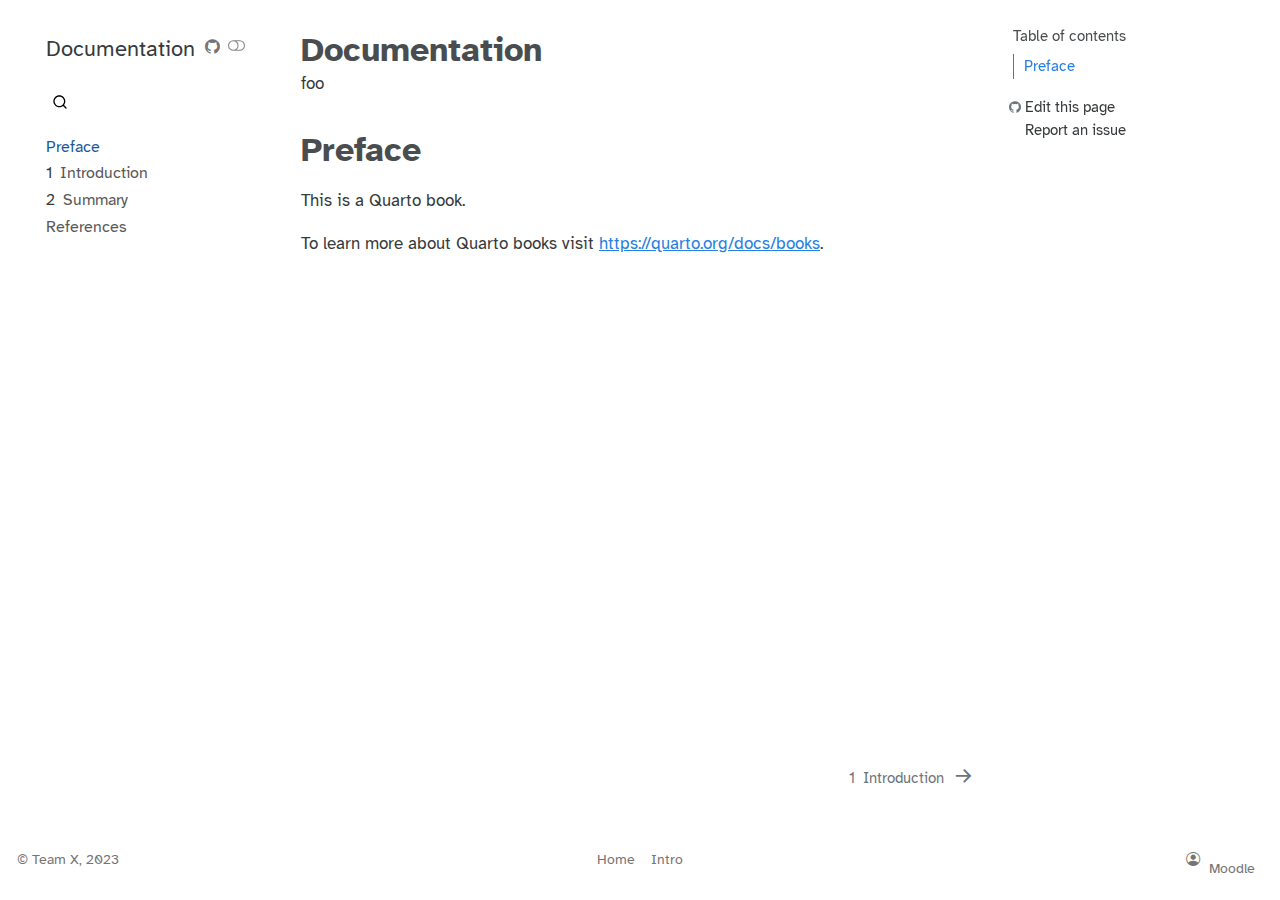
<file: _book/index.html>
<!DOCTYPE html>
<html xmlns="http://www.w3.org/1999/xhtml" lang="en" xml:lang="en"><head>

<meta charset="utf-8">
<meta name="generator" content="quarto-1.3.450">

<meta name="viewport" content="width=device-width, initial-scale=1.0, user-scalable=yes">

<meta name="description" content="foo">

<title>Documentation</title>
<style>
code{white-space: pre-wrap;}
span.smallcaps{font-variant: small-caps;}
div.columns{display: flex; gap: min(4vw, 1.5em);}
div.column{flex: auto; overflow-x: auto;}
div.hanging-indent{margin-left: 1.5em; text-indent: -1.5em;}
ul.task-list{list-style: none;}
ul.task-list li input[type="checkbox"] {
  width: 0.8em;
  margin: 0 0.8em 0.2em -1em; /* quarto-specific, see https://github.com/quarto-dev/quarto-cli/issues/4556 */ 
  vertical-align: middle;
}
</style>


<script src="site_libs/quarto-nav/quarto-nav.js"></script>
<script src="site_libs/quarto-nav/headroom.min.js"></script>
<script src="site_libs/clipboard/clipboard.min.js"></script>
<script src="site_libs/quarto-search/autocomplete.umd.js"></script>
<script src="site_libs/quarto-search/fuse.min.js"></script>
<script src="site_libs/quarto-search/quarto-search.js"></script>
<meta name="quarto:offset" content="./">
<link href="./intro.html" rel="next">
<link href=".//images/logo.png" rel="icon" type="image/png">
<script src="site_libs/quarto-html/quarto.js"></script>
<script src="site_libs/quarto-html/popper.min.js"></script>
<script src="site_libs/quarto-html/tippy.umd.min.js"></script>
<script src="site_libs/quarto-html/anchor.min.js"></script>
<link href="site_libs/quarto-html/tippy.css" rel="stylesheet">
<link href="site_libs/quarto-html/quarto-syntax-highlighting.css" rel="stylesheet" class="quarto-color-scheme" id="quarto-text-highlighting-styles">
<link href="site_libs/quarto-html/quarto-syntax-highlighting-dark.css" rel="prefetch" class="quarto-color-scheme quarto-color-alternate" id="quarto-text-highlighting-styles">
<script src="site_libs/bootstrap/bootstrap.min.js"></script>
<link href="site_libs/bootstrap/bootstrap-icons.css" rel="stylesheet">
<link href="site_libs/bootstrap/bootstrap.min.css" rel="stylesheet" class="quarto-color-scheme" id="quarto-bootstrap" data-mode="light">
<link href="site_libs/bootstrap/bootstrap-dark.min.css" rel="prefetch" class="quarto-color-scheme quarto-color-alternate" id="quarto-bootstrap" data-mode="dark">
<script id="quarto-search-options" type="application/json">{
  "location": "sidebar",
  "copy-button": false,
  "collapse-after": 3,
  "panel-placement": "start",
  "type": "overlay",
  "limit": 20,
  "language": {
    "search-no-results-text": "No results",
    "search-matching-documents-text": "matching documents",
    "search-copy-link-title": "Copy link to search",
    "search-hide-matches-text": "Hide additional matches",
    "search-more-match-text": "more match in this document",
    "search-more-matches-text": "more matches in this document",
    "search-clear-button-title": "Clear",
    "search-detached-cancel-button-title": "Cancel",
    "search-submit-button-title": "Submit",
    "search-label": "Search"
  }
}</script>


<meta property="og:title" content="Documentation">
<meta property="og:description" content="foo">
<meta property="og:site-name" content="Documentation">
</head>

<body class="nav-sidebar floating">

<div id="quarto-search-results"></div>
  <header id="quarto-header" class="headroom fixed-top">
  <nav class="quarto-secondary-nav">
    <div class="container-fluid d-flex">
      <button type="button" class="quarto-btn-toggle btn" data-bs-toggle="collapse" data-bs-target="#quarto-sidebar,#quarto-sidebar-glass" aria-controls="quarto-sidebar" aria-expanded="false" aria-label="Toggle sidebar navigation" onclick="if (window.quartoToggleHeadroom) { window.quartoToggleHeadroom(); }">
        <i class="bi bi-layout-text-sidebar-reverse"></i>
      </button>
      <nav class="quarto-page-breadcrumbs" aria-label="breadcrumb"><ol class="breadcrumb"><li class="breadcrumb-item"><a href="./index.html">Preface</a></li></ol></nav>
      <a class="flex-grow-1" role="button" data-bs-toggle="collapse" data-bs-target="#quarto-sidebar,#quarto-sidebar-glass" aria-controls="quarto-sidebar" aria-expanded="false" aria-label="Toggle sidebar navigation" onclick="if (window.quartoToggleHeadroom) { window.quartoToggleHeadroom(); }">      
      </a>
      <button type="button" class="btn quarto-search-button" aria-label="" onclick="window.quartoOpenSearch();">
        <i class="bi bi-search"></i>
      </button>
    </div>
  </nav>
</header>
<!-- content -->
<div id="quarto-content" class="quarto-container page-columns page-rows-contents page-layout-article">
<!-- sidebar -->
  <nav id="quarto-sidebar" class="sidebar collapse collapse-horizontal sidebar-navigation floating overflow-auto">
    <div class="pt-lg-2 mt-2 text-left sidebar-header">
    <div class="sidebar-title mb-0 py-0">
      <a href="./">Documentation</a> 
        <div class="sidebar-tools-main">
    <a href="https://github.com/foo/foo" rel="" title="Source Code" class="quarto-navigation-tool px-1" aria-label="Source Code"><i class="bi bi-github"></i></a>
  <a href="" class="quarto-color-scheme-toggle quarto-navigation-tool  px-1" onclick="window.quartoToggleColorScheme(); return false;" title="Toggle dark mode"><i class="bi"></i></a>
</div>
    </div>
      </div>
        <div class="mt-2 flex-shrink-0 align-items-center">
        <div class="sidebar-search">
        <div id="quarto-search" class="" title="Search"></div>
        </div>
        </div>
    <div class="sidebar-menu-container"> 
    <ul class="list-unstyled mt-1">
        <li class="sidebar-item">
  <div class="sidebar-item-container"> 
  <a href="./index.html" class="sidebar-item-text sidebar-link active">
 <span class="menu-text">Preface</span></a>
  </div>
</li>
        <li class="sidebar-item">
  <div class="sidebar-item-container"> 
  <a href="./intro.html" class="sidebar-item-text sidebar-link">
 <span class="menu-text"><span class="chapter-number">1</span>&nbsp; <span class="chapter-title">Introduction</span></span></a>
  </div>
</li>
        <li class="sidebar-item">
  <div class="sidebar-item-container"> 
  <a href="./summary.html" class="sidebar-item-text sidebar-link">
 <span class="menu-text"><span class="chapter-number">2</span>&nbsp; <span class="chapter-title">Summary</span></span></a>
  </div>
</li>
        <li class="sidebar-item">
  <div class="sidebar-item-container"> 
  <a href="./references.html" class="sidebar-item-text sidebar-link">
 <span class="menu-text">References</span></a>
  </div>
</li>
    </ul>
    </div>
</nav>
<div id="quarto-sidebar-glass" data-bs-toggle="collapse" data-bs-target="#quarto-sidebar,#quarto-sidebar-glass"></div>
<!-- margin-sidebar -->
    <div id="quarto-margin-sidebar" class="sidebar margin-sidebar">
        <nav id="TOC" role="doc-toc" class="toc-active">
    <h2 id="toc-title">Table of contents</h2>
   
  <ul>
  <li><a href="#preface" id="toc-preface" class="nav-link active" data-scroll-target="#preface">Preface</a></li>
  </ul>
<div class="toc-actions"><div><i class="bi bi-github"></i></div><div class="action-links"><p><a href="https://github.com/foo/foo/edit/main/index.qmd" class="toc-action">Edit this page</a></p><p><a href="https://github.com/foo/foo/issues/new" class="toc-action">Report an issue</a></p></div></div></nav>
    </div>
<!-- main -->
<main class="content" id="quarto-document-content">

<header id="title-block-header" class="quarto-title-block default">
<div class="quarto-title">
<h1 class="title">Documentation</h1>
</div>

<div>
  <div class="description">
    foo
  </div>
</div>


<div class="quarto-title-meta">

    
  
    
  </div>
  

</header>

<section id="preface" class="level1 unnumbered">
<h1 class="unnumbered">Preface</h1>
<p>This is a Quarto book.</p>
<p>To learn more about Quarto books visit <a href="https://quarto.org/docs/books" class="uri">https://quarto.org/docs/books</a>.</p>


</section>

</main> <!-- /main -->
<script id="quarto-html-after-body" type="application/javascript">
window.document.addEventListener("DOMContentLoaded", function (event) {
  const toggleBodyColorMode = (bsSheetEl) => {
    const mode = bsSheetEl.getAttribute("data-mode");
    const bodyEl = window.document.querySelector("body");
    if (mode === "dark") {
      bodyEl.classList.add("quarto-dark");
      bodyEl.classList.remove("quarto-light");
    } else {
      bodyEl.classList.add("quarto-light");
      bodyEl.classList.remove("quarto-dark");
    }
  }
  const toggleBodyColorPrimary = () => {
    const bsSheetEl = window.document.querySelector("link#quarto-bootstrap");
    if (bsSheetEl) {
      toggleBodyColorMode(bsSheetEl);
    }
  }
  toggleBodyColorPrimary();  
  const disableStylesheet = (stylesheets) => {
    for (let i=0; i < stylesheets.length; i++) {
      const stylesheet = stylesheets[i];
      stylesheet.rel = 'prefetch';
    }
  }
  const enableStylesheet = (stylesheets) => {
    for (let i=0; i < stylesheets.length; i++) {
      const stylesheet = stylesheets[i];
      stylesheet.rel = 'stylesheet';
    }
  }
  const manageTransitions = (selector, allowTransitions) => {
    const els = window.document.querySelectorAll(selector);
    for (let i=0; i < els.length; i++) {
      const el = els[i];
      if (allowTransitions) {
        el.classList.remove('notransition');
      } else {
        el.classList.add('notransition');
      }
    }
  }
  const toggleColorMode = (alternate) => {
    // Switch the stylesheets
    const alternateStylesheets = window.document.querySelectorAll('link.quarto-color-scheme.quarto-color-alternate');
    manageTransitions('#quarto-margin-sidebar .nav-link', false);
    if (alternate) {
      enableStylesheet(alternateStylesheets);
      for (const sheetNode of alternateStylesheets) {
        if (sheetNode.id === "quarto-bootstrap") {
          toggleBodyColorMode(sheetNode);
        }
      }
    } else {
      disableStylesheet(alternateStylesheets);
      toggleBodyColorPrimary();
    }
    manageTransitions('#quarto-margin-sidebar .nav-link', true);
    // Switch the toggles
    const toggles = window.document.querySelectorAll('.quarto-color-scheme-toggle');
    for (let i=0; i < toggles.length; i++) {
      const toggle = toggles[i];
      if (toggle) {
        if (alternate) {
          toggle.classList.add("alternate");     
        } else {
          toggle.classList.remove("alternate");
        }
      }
    }
    // Hack to workaround the fact that safari doesn't
    // properly recolor the scrollbar when toggling (#1455)
    if (navigator.userAgent.indexOf('Safari') > 0 && navigator.userAgent.indexOf('Chrome') == -1) {
      manageTransitions("body", false);
      window.scrollTo(0, 1);
      setTimeout(() => {
        window.scrollTo(0, 0);
        manageTransitions("body", true);
      }, 40);  
    }
  }
  const isFileUrl = () => { 
    return window.location.protocol === 'file:';
  }
  const hasAlternateSentinel = () => {  
    let styleSentinel = getColorSchemeSentinel();
    if (styleSentinel !== null) {
      return styleSentinel === "alternate";
    } else {
      return false;
    }
  }
  const setStyleSentinel = (alternate) => {
    const value = alternate ? "alternate" : "default";
    if (!isFileUrl()) {
      window.localStorage.setItem("quarto-color-scheme", value);
    } else {
      localAlternateSentinel = value;
    }
  }
  const getColorSchemeSentinel = () => {
    if (!isFileUrl()) {
      const storageValue = window.localStorage.getItem("quarto-color-scheme");
      return storageValue != null ? storageValue : localAlternateSentinel;
    } else {
      return localAlternateSentinel;
    }
  }
  let localAlternateSentinel = 'default';
  // Dark / light mode switch
  window.quartoToggleColorScheme = () => {
    // Read the current dark / light value 
    let toAlternate = !hasAlternateSentinel();
    toggleColorMode(toAlternate);
    setStyleSentinel(toAlternate);
  };
  // Ensure there is a toggle, if there isn't float one in the top right
  if (window.document.querySelector('.quarto-color-scheme-toggle') === null) {
    const a = window.document.createElement('a');
    a.classList.add('top-right');
    a.classList.add('quarto-color-scheme-toggle');
    a.href = "";
    a.onclick = function() { try { window.quartoToggleColorScheme(); } catch {} return false; };
    const i = window.document.createElement("i");
    i.classList.add('bi');
    a.appendChild(i);
    window.document.body.appendChild(a);
  }
  // Switch to dark mode if need be
  if (hasAlternateSentinel()) {
    toggleColorMode(true);
  } else {
    toggleColorMode(false);
  }
  const icon = "";
  const anchorJS = new window.AnchorJS();
  anchorJS.options = {
    placement: 'right',
    icon: icon
  };
  anchorJS.add('.anchored');
  const isCodeAnnotation = (el) => {
    for (const clz of el.classList) {
      if (clz.startsWith('code-annotation-')) {                     
        return true;
      }
    }
    return false;
  }
  const clipboard = new window.ClipboardJS('.code-copy-button', {
    text: function(trigger) {
      const codeEl = trigger.previousElementSibling.cloneNode(true);
      for (const childEl of codeEl.children) {
        if (isCodeAnnotation(childEl)) {
          childEl.remove();
        }
      }
      return codeEl.innerText;
    }
  });
  clipboard.on('success', function(e) {
    // button target
    const button = e.trigger;
    // don't keep focus
    button.blur();
    // flash "checked"
    button.classList.add('code-copy-button-checked');
    var currentTitle = button.getAttribute("title");
    button.setAttribute("title", "Copied!");
    let tooltip;
    if (window.bootstrap) {
      button.setAttribute("data-bs-toggle", "tooltip");
      button.setAttribute("data-bs-placement", "left");
      button.setAttribute("data-bs-title", "Copied!");
      tooltip = new bootstrap.Tooltip(button, 
        { trigger: "manual", 
          customClass: "code-copy-button-tooltip",
          offset: [0, -8]});
      tooltip.show();    
    }
    setTimeout(function() {
      if (tooltip) {
        tooltip.hide();
        button.removeAttribute("data-bs-title");
        button.removeAttribute("data-bs-toggle");
        button.removeAttribute("data-bs-placement");
      }
      button.setAttribute("title", currentTitle);
      button.classList.remove('code-copy-button-checked');
    }, 1000);
    // clear code selection
    e.clearSelection();
  });
  function tippyHover(el, contentFn) {
    const config = {
      allowHTML: true,
      content: contentFn,
      maxWidth: 500,
      delay: 100,
      arrow: false,
      appendTo: function(el) {
          return el.parentElement;
      },
      interactive: true,
      interactiveBorder: 10,
      theme: 'quarto',
      placement: 'bottom-start'
    };
    window.tippy(el, config); 
  }
  const noterefs = window.document.querySelectorAll('a[role="doc-noteref"]');
  for (var i=0; i<noterefs.length; i++) {
    const ref = noterefs[i];
    tippyHover(ref, function() {
      // use id or data attribute instead here
      let href = ref.getAttribute('data-footnote-href') || ref.getAttribute('href');
      try { href = new URL(href).hash; } catch {}
      const id = href.replace(/^#\/?/, "");
      const note = window.document.getElementById(id);
      return note.innerHTML;
    });
  }
      let selectedAnnoteEl;
      const selectorForAnnotation = ( cell, annotation) => {
        let cellAttr = 'data-code-cell="' + cell + '"';
        let lineAttr = 'data-code-annotation="' +  annotation + '"';
        const selector = 'span[' + cellAttr + '][' + lineAttr + ']';
        return selector;
      }
      const selectCodeLines = (annoteEl) => {
        const doc = window.document;
        const targetCell = annoteEl.getAttribute("data-target-cell");
        const targetAnnotation = annoteEl.getAttribute("data-target-annotation");
        const annoteSpan = window.document.querySelector(selectorForAnnotation(targetCell, targetAnnotation));
        const lines = annoteSpan.getAttribute("data-code-lines").split(",");
        const lineIds = lines.map((line) => {
          return targetCell + "-" + line;
        })
        let top = null;
        let height = null;
        let parent = null;
        if (lineIds.length > 0) {
            //compute the position of the single el (top and bottom and make a div)
            const el = window.document.getElementById(lineIds[0]);
            top = el.offsetTop;
            height = el.offsetHeight;
            parent = el.parentElement.parentElement;
          if (lineIds.length > 1) {
            const lastEl = window.document.getElementById(lineIds[lineIds.length - 1]);
            const bottom = lastEl.offsetTop + lastEl.offsetHeight;
            height = bottom - top;
          }
          if (top !== null && height !== null && parent !== null) {
            // cook up a div (if necessary) and position it 
            let div = window.document.getElementById("code-annotation-line-highlight");
            if (div === null) {
              div = window.document.createElement("div");
              div.setAttribute("id", "code-annotation-line-highlight");
              div.style.position = 'absolute';
              parent.appendChild(div);
            }
            div.style.top = top - 2 + "px";
            div.style.height = height + 4 + "px";
            let gutterDiv = window.document.getElementById("code-annotation-line-highlight-gutter");
            if (gutterDiv === null) {
              gutterDiv = window.document.createElement("div");
              gutterDiv.setAttribute("id", "code-annotation-line-highlight-gutter");
              gutterDiv.style.position = 'absolute';
              const codeCell = window.document.getElementById(targetCell);
              const gutter = codeCell.querySelector('.code-annotation-gutter');
              gutter.appendChild(gutterDiv);
            }
            gutterDiv.style.top = top - 2 + "px";
            gutterDiv.style.height = height + 4 + "px";
          }
          selectedAnnoteEl = annoteEl;
        }
      };
      const unselectCodeLines = () => {
        const elementsIds = ["code-annotation-line-highlight", "code-annotation-line-highlight-gutter"];
        elementsIds.forEach((elId) => {
          const div = window.document.getElementById(elId);
          if (div) {
            div.remove();
          }
        });
        selectedAnnoteEl = undefined;
      };
      // Attach click handler to the DT
      const annoteDls = window.document.querySelectorAll('dt[data-target-cell]');
      for (const annoteDlNode of annoteDls) {
        annoteDlNode.addEventListener('click', (event) => {
          const clickedEl = event.target;
          if (clickedEl !== selectedAnnoteEl) {
            unselectCodeLines();
            const activeEl = window.document.querySelector('dt[data-target-cell].code-annotation-active');
            if (activeEl) {
              activeEl.classList.remove('code-annotation-active');
            }
            selectCodeLines(clickedEl);
            clickedEl.classList.add('code-annotation-active');
          } else {
            // Unselect the line
            unselectCodeLines();
            clickedEl.classList.remove('code-annotation-active');
          }
        });
      }
  const findCites = (el) => {
    const parentEl = el.parentElement;
    if (parentEl) {
      const cites = parentEl.dataset.cites;
      if (cites) {
        return {
          el,
          cites: cites.split(' ')
        };
      } else {
        return findCites(el.parentElement)
      }
    } else {
      return undefined;
    }
  };
  var bibliorefs = window.document.querySelectorAll('a[role="doc-biblioref"]');
  for (var i=0; i<bibliorefs.length; i++) {
    const ref = bibliorefs[i];
    const citeInfo = findCites(ref);
    if (citeInfo) {
      tippyHover(citeInfo.el, function() {
        var popup = window.document.createElement('div');
        citeInfo.cites.forEach(function(cite) {
          var citeDiv = window.document.createElement('div');
          citeDiv.classList.add('hanging-indent');
          citeDiv.classList.add('csl-entry');
          var biblioDiv = window.document.getElementById('ref-' + cite);
          if (biblioDiv) {
            citeDiv.innerHTML = biblioDiv.innerHTML;
          }
          popup.appendChild(citeDiv);
        });
        return popup.innerHTML;
      });
    }
  }
});
</script>
<nav class="page-navigation">
  <div class="nav-page nav-page-previous">
  </div>
  <div class="nav-page nav-page-next">
      <a href="./intro.html" class="pagination-link">
        <span class="nav-page-text"><span class="chapter-number">1</span>&nbsp; <span class="chapter-title">Introduction</span></span> <i class="bi bi-arrow-right-short"></i>
      </a>
  </div>
</nav>
</div> <!-- /content -->
<footer class="footer">
  <div class="nav-footer">
    <div class="nav-footer-left">© Team X, 2023</div>   
    <div class="nav-footer-center">
      <ul class="footer-items list-unstyled">
    <li class="nav-item">
    <a class="nav-link active" href="./index.html" aria-current="page">Home</a>
  </li>  
    <li class="nav-item">
    <a class="nav-link" href="./intro.html">Intro</a>
  </li>  
</ul>
    </div>
    <div class="nav-footer-right">
      <ul class="footer-items list-unstyled">
    <li class="nav-item compact">
      <i class="bi bi-person-circle" role="img">
</i> 
  </li>  
    <li class="nav-item">
    <a class="nav-link" href="https://moodle.hdm-stuttgart.de/login/index.php">Moodle</a>
  </li>  
</ul>
    </div>
  </div>
</footer>



</body></html>
</file>
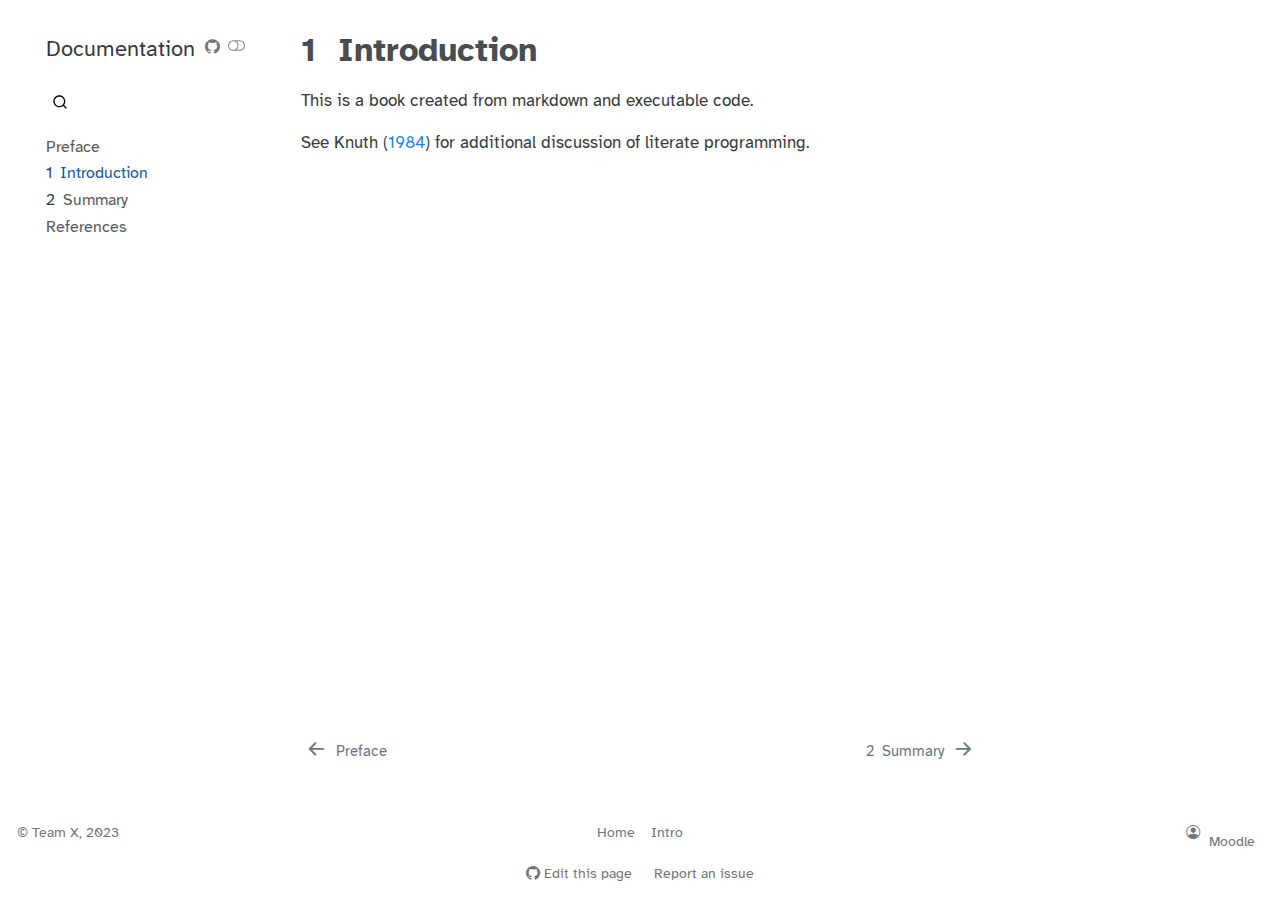
<file: _book/intro.html>
<!DOCTYPE html>
<html xmlns="http://www.w3.org/1999/xhtml" lang="en" xml:lang="en"><head>

<meta charset="utf-8">
<meta name="generator" content="quarto-1.3.450">

<meta name="viewport" content="width=device-width, initial-scale=1.0, user-scalable=yes">

<meta name="description" content="foo">

<title>Documentation - 1&nbsp; Introduction</title>
<style>
code{white-space: pre-wrap;}
span.smallcaps{font-variant: small-caps;}
div.columns{display: flex; gap: min(4vw, 1.5em);}
div.column{flex: auto; overflow-x: auto;}
div.hanging-indent{margin-left: 1.5em; text-indent: -1.5em;}
ul.task-list{list-style: none;}
ul.task-list li input[type="checkbox"] {
  width: 0.8em;
  margin: 0 0.8em 0.2em -1em; /* quarto-specific, see https://github.com/quarto-dev/quarto-cli/issues/4556 */ 
  vertical-align: middle;
}
/* CSS for citations */
div.csl-bib-body { }
div.csl-entry {
  clear: both;
}
.hanging-indent div.csl-entry {
  margin-left:2em;
  text-indent:-2em;
}
div.csl-left-margin {
  min-width:2em;
  float:left;
}
div.csl-right-inline {
  margin-left:2em;
  padding-left:1em;
}
div.csl-indent {
  margin-left: 2em;
}</style>


<script src="site_libs/quarto-nav/quarto-nav.js"></script>
<script src="site_libs/quarto-nav/headroom.min.js"></script>
<script src="site_libs/clipboard/clipboard.min.js"></script>
<script src="site_libs/quarto-search/autocomplete.umd.js"></script>
<script src="site_libs/quarto-search/fuse.min.js"></script>
<script src="site_libs/quarto-search/quarto-search.js"></script>
<meta name="quarto:offset" content="./">
<link href="./summary.html" rel="next">
<link href="./index.html" rel="prev">
<link href=".//images/logo.png" rel="icon" type="image/png">
<script src="site_libs/quarto-html/quarto.js"></script>
<script src="site_libs/quarto-html/popper.min.js"></script>
<script src="site_libs/quarto-html/tippy.umd.min.js"></script>
<script src="site_libs/quarto-html/anchor.min.js"></script>
<link href="site_libs/quarto-html/tippy.css" rel="stylesheet">
<link href="site_libs/quarto-html/quarto-syntax-highlighting.css" rel="stylesheet" class="quarto-color-scheme" id="quarto-text-highlighting-styles">
<link href="site_libs/quarto-html/quarto-syntax-highlighting-dark.css" rel="prefetch" class="quarto-color-scheme quarto-color-alternate" id="quarto-text-highlighting-styles">
<script src="site_libs/bootstrap/bootstrap.min.js"></script>
<link href="site_libs/bootstrap/bootstrap-icons.css" rel="stylesheet">
<link href="site_libs/bootstrap/bootstrap.min.css" rel="stylesheet" class="quarto-color-scheme" id="quarto-bootstrap" data-mode="light">
<link href="site_libs/bootstrap/bootstrap-dark.min.css" rel="prefetch" class="quarto-color-scheme quarto-color-alternate" id="quarto-bootstrap" data-mode="dark">
<script id="quarto-search-options" type="application/json">{
  "location": "sidebar",
  "copy-button": false,
  "collapse-after": 3,
  "panel-placement": "start",
  "type": "overlay",
  "limit": 20,
  "language": {
    "search-no-results-text": "No results",
    "search-matching-documents-text": "matching documents",
    "search-copy-link-title": "Copy link to search",
    "search-hide-matches-text": "Hide additional matches",
    "search-more-match-text": "more match in this document",
    "search-more-matches-text": "more matches in this document",
    "search-clear-button-title": "Clear",
    "search-detached-cancel-button-title": "Cancel",
    "search-submit-button-title": "Submit",
    "search-label": "Search"
  }
}</script>


<meta property="og:title" content="Documentation - 1&nbsp; Introduction">
<meta property="og:description" content="foo">
<meta property="og:site-name" content="Documentation">
</head>

<body class="nav-sidebar floating">

<div id="quarto-search-results"></div>
  <header id="quarto-header" class="headroom fixed-top">
  <nav class="quarto-secondary-nav">
    <div class="container-fluid d-flex">
      <button type="button" class="quarto-btn-toggle btn" data-bs-toggle="collapse" data-bs-target="#quarto-sidebar,#quarto-sidebar-glass" aria-controls="quarto-sidebar" aria-expanded="false" aria-label="Toggle sidebar navigation" onclick="if (window.quartoToggleHeadroom) { window.quartoToggleHeadroom(); }">
        <i class="bi bi-layout-text-sidebar-reverse"></i>
      </button>
      <nav class="quarto-page-breadcrumbs" aria-label="breadcrumb"><ol class="breadcrumb"><li class="breadcrumb-item"><a href="./intro.html"><span class="chapter-number">1</span>&nbsp; <span class="chapter-title">Introduction</span></a></li></ol></nav>
      <a class="flex-grow-1" role="button" data-bs-toggle="collapse" data-bs-target="#quarto-sidebar,#quarto-sidebar-glass" aria-controls="quarto-sidebar" aria-expanded="false" aria-label="Toggle sidebar navigation" onclick="if (window.quartoToggleHeadroom) { window.quartoToggleHeadroom(); }">      
      </a>
      <button type="button" class="btn quarto-search-button" aria-label="" onclick="window.quartoOpenSearch();">
        <i class="bi bi-search"></i>
      </button>
    </div>
  </nav>
</header>
<!-- content -->
<div id="quarto-content" class="quarto-container page-columns page-rows-contents page-layout-article">
<!-- sidebar -->
  <nav id="quarto-sidebar" class="sidebar collapse collapse-horizontal sidebar-navigation floating overflow-auto">
    <div class="pt-lg-2 mt-2 text-left sidebar-header">
    <div class="sidebar-title mb-0 py-0">
      <a href="./">Documentation</a> 
        <div class="sidebar-tools-main">
    <a href="https://github.com/foo/foo" rel="" title="Source Code" class="quarto-navigation-tool px-1" aria-label="Source Code"><i class="bi bi-github"></i></a>
  <a href="" class="quarto-color-scheme-toggle quarto-navigation-tool  px-1" onclick="window.quartoToggleColorScheme(); return false;" title="Toggle dark mode"><i class="bi"></i></a>
</div>
    </div>
      </div>
        <div class="mt-2 flex-shrink-0 align-items-center">
        <div class="sidebar-search">
        <div id="quarto-search" class="" title="Search"></div>
        </div>
        </div>
    <div class="sidebar-menu-container"> 
    <ul class="list-unstyled mt-1">
        <li class="sidebar-item">
  <div class="sidebar-item-container"> 
  <a href="./index.html" class="sidebar-item-text sidebar-link">
 <span class="menu-text">Preface</span></a>
  </div>
</li>
        <li class="sidebar-item">
  <div class="sidebar-item-container"> 
  <a href="./intro.html" class="sidebar-item-text sidebar-link active">
 <span class="menu-text"><span class="chapter-number">1</span>&nbsp; <span class="chapter-title">Introduction</span></span></a>
  </div>
</li>
        <li class="sidebar-item">
  <div class="sidebar-item-container"> 
  <a href="./summary.html" class="sidebar-item-text sidebar-link">
 <span class="menu-text"><span class="chapter-number">2</span>&nbsp; <span class="chapter-title">Summary</span></span></a>
  </div>
</li>
        <li class="sidebar-item">
  <div class="sidebar-item-container"> 
  <a href="./references.html" class="sidebar-item-text sidebar-link">
 <span class="menu-text">References</span></a>
  </div>
</li>
    </ul>
    </div>
</nav>
<div id="quarto-sidebar-glass" data-bs-toggle="collapse" data-bs-target="#quarto-sidebar,#quarto-sidebar-glass"></div>
<!-- margin-sidebar -->
    <div id="quarto-margin-sidebar" class="sidebar margin-sidebar">
        
    </div>
<!-- main -->
<main class="content" id="quarto-document-content">

<header id="title-block-header" class="quarto-title-block default">
<div class="quarto-title">
<h1 class="title"><span class="chapter-number">1</span>&nbsp; <span class="chapter-title">Introduction</span></h1>
</div>



<div class="quarto-title-meta">

    
  
    
  </div>
  

</header>

<p>This is a book created from markdown and executable code.</p>
<p>See <span class="citation" data-cites="knuth84">Knuth (<a href="references.html#ref-knuth84" role="doc-biblioref">1984</a>)</span> for additional discussion of literate programming.</p>


<div id="refs" class="references csl-bib-body hanging-indent" role="list" style="display: none">
<div id="ref-knuth84" class="csl-entry" role="listitem">
Knuth, Donald E. 1984. <span>“Literate Programming.”</span> <em>Comput. J.</em> 27 (2): 97–111. <a href="https://doi.org/10.1093/comjnl/27.2.97">https://doi.org/10.1093/comjnl/27.2.97</a>.
</div>
</div>

</main> <!-- /main -->
<script id="quarto-html-after-body" type="application/javascript">
window.document.addEventListener("DOMContentLoaded", function (event) {
  const toggleBodyColorMode = (bsSheetEl) => {
    const mode = bsSheetEl.getAttribute("data-mode");
    const bodyEl = window.document.querySelector("body");
    if (mode === "dark") {
      bodyEl.classList.add("quarto-dark");
      bodyEl.classList.remove("quarto-light");
    } else {
      bodyEl.classList.add("quarto-light");
      bodyEl.classList.remove("quarto-dark");
    }
  }
  const toggleBodyColorPrimary = () => {
    const bsSheetEl = window.document.querySelector("link#quarto-bootstrap");
    if (bsSheetEl) {
      toggleBodyColorMode(bsSheetEl);
    }
  }
  toggleBodyColorPrimary();  
  const disableStylesheet = (stylesheets) => {
    for (let i=0; i < stylesheets.length; i++) {
      const stylesheet = stylesheets[i];
      stylesheet.rel = 'prefetch';
    }
  }
  const enableStylesheet = (stylesheets) => {
    for (let i=0; i < stylesheets.length; i++) {
      const stylesheet = stylesheets[i];
      stylesheet.rel = 'stylesheet';
    }
  }
  const manageTransitions = (selector, allowTransitions) => {
    const els = window.document.querySelectorAll(selector);
    for (let i=0; i < els.length; i++) {
      const el = els[i];
      if (allowTransitions) {
        el.classList.remove('notransition');
      } else {
        el.classList.add('notransition');
      }
    }
  }
  const toggleColorMode = (alternate) => {
    // Switch the stylesheets
    const alternateStylesheets = window.document.querySelectorAll('link.quarto-color-scheme.quarto-color-alternate');
    manageTransitions('#quarto-margin-sidebar .nav-link', false);
    if (alternate) {
      enableStylesheet(alternateStylesheets);
      for (const sheetNode of alternateStylesheets) {
        if (sheetNode.id === "quarto-bootstrap") {
          toggleBodyColorMode(sheetNode);
        }
      }
    } else {
      disableStylesheet(alternateStylesheets);
      toggleBodyColorPrimary();
    }
    manageTransitions('#quarto-margin-sidebar .nav-link', true);
    // Switch the toggles
    const toggles = window.document.querySelectorAll('.quarto-color-scheme-toggle');
    for (let i=0; i < toggles.length; i++) {
      const toggle = toggles[i];
      if (toggle) {
        if (alternate) {
          toggle.classList.add("alternate");     
        } else {
          toggle.classList.remove("alternate");
        }
      }
    }
    // Hack to workaround the fact that safari doesn't
    // properly recolor the scrollbar when toggling (#1455)
    if (navigator.userAgent.indexOf('Safari') > 0 && navigator.userAgent.indexOf('Chrome') == -1) {
      manageTransitions("body", false);
      window.scrollTo(0, 1);
      setTimeout(() => {
        window.scrollTo(0, 0);
        manageTransitions("body", true);
      }, 40);  
    }
  }
  const isFileUrl = () => { 
    return window.location.protocol === 'file:';
  }
  const hasAlternateSentinel = () => {  
    let styleSentinel = getColorSchemeSentinel();
    if (styleSentinel !== null) {
      return styleSentinel === "alternate";
    } else {
      return false;
    }
  }
  const setStyleSentinel = (alternate) => {
    const value = alternate ? "alternate" : "default";
    if (!isFileUrl()) {
      window.localStorage.setItem("quarto-color-scheme", value);
    } else {
      localAlternateSentinel = value;
    }
  }
  const getColorSchemeSentinel = () => {
    if (!isFileUrl()) {
      const storageValue = window.localStorage.getItem("quarto-color-scheme");
      return storageValue != null ? storageValue : localAlternateSentinel;
    } else {
      return localAlternateSentinel;
    }
  }
  let localAlternateSentinel = 'default';
  // Dark / light mode switch
  window.quartoToggleColorScheme = () => {
    // Read the current dark / light value 
    let toAlternate = !hasAlternateSentinel();
    toggleColorMode(toAlternate);
    setStyleSentinel(toAlternate);
  };
  // Ensure there is a toggle, if there isn't float one in the top right
  if (window.document.querySelector('.quarto-color-scheme-toggle') === null) {
    const a = window.document.createElement('a');
    a.classList.add('top-right');
    a.classList.add('quarto-color-scheme-toggle');
    a.href = "";
    a.onclick = function() { try { window.quartoToggleColorScheme(); } catch {} return false; };
    const i = window.document.createElement("i");
    i.classList.add('bi');
    a.appendChild(i);
    window.document.body.appendChild(a);
  }
  // Switch to dark mode if need be
  if (hasAlternateSentinel()) {
    toggleColorMode(true);
  } else {
    toggleColorMode(false);
  }
  const icon = "";
  const anchorJS = new window.AnchorJS();
  anchorJS.options = {
    placement: 'right',
    icon: icon
  };
  anchorJS.add('.anchored');
  const isCodeAnnotation = (el) => {
    for (const clz of el.classList) {
      if (clz.startsWith('code-annotation-')) {                     
        return true;
      }
    }
    return false;
  }
  const clipboard = new window.ClipboardJS('.code-copy-button', {
    text: function(trigger) {
      const codeEl = trigger.previousElementSibling.cloneNode(true);
      for (const childEl of codeEl.children) {
        if (isCodeAnnotation(childEl)) {
          childEl.remove();
        }
      }
      return codeEl.innerText;
    }
  });
  clipboard.on('success', function(e) {
    // button target
    const button = e.trigger;
    // don't keep focus
    button.blur();
    // flash "checked"
    button.classList.add('code-copy-button-checked');
    var currentTitle = button.getAttribute("title");
    button.setAttribute("title", "Copied!");
    let tooltip;
    if (window.bootstrap) {
      button.setAttribute("data-bs-toggle", "tooltip");
      button.setAttribute("data-bs-placement", "left");
      button.setAttribute("data-bs-title", "Copied!");
      tooltip = new bootstrap.Tooltip(button, 
        { trigger: "manual", 
          customClass: "code-copy-button-tooltip",
          offset: [0, -8]});
      tooltip.show();    
    }
    setTimeout(function() {
      if (tooltip) {
        tooltip.hide();
        button.removeAttribute("data-bs-title");
        button.removeAttribute("data-bs-toggle");
        button.removeAttribute("data-bs-placement");
      }
      button.setAttribute("title", currentTitle);
      button.classList.remove('code-copy-button-checked');
    }, 1000);
    // clear code selection
    e.clearSelection();
  });
  function tippyHover(el, contentFn) {
    const config = {
      allowHTML: true,
      content: contentFn,
      maxWidth: 500,
      delay: 100,
      arrow: false,
      appendTo: function(el) {
          return el.parentElement;
      },
      interactive: true,
      interactiveBorder: 10,
      theme: 'quarto',
      placement: 'bottom-start'
    };
    window.tippy(el, config); 
  }
  const noterefs = window.document.querySelectorAll('a[role="doc-noteref"]');
  for (var i=0; i<noterefs.length; i++) {
    const ref = noterefs[i];
    tippyHover(ref, function() {
      // use id or data attribute instead here
      let href = ref.getAttribute('data-footnote-href') || ref.getAttribute('href');
      try { href = new URL(href).hash; } catch {}
      const id = href.replace(/^#\/?/, "");
      const note = window.document.getElementById(id);
      return note.innerHTML;
    });
  }
      let selectedAnnoteEl;
      const selectorForAnnotation = ( cell, annotation) => {
        let cellAttr = 'data-code-cell="' + cell + '"';
        let lineAttr = 'data-code-annotation="' +  annotation + '"';
        const selector = 'span[' + cellAttr + '][' + lineAttr + ']';
        return selector;
      }
      const selectCodeLines = (annoteEl) => {
        const doc = window.document;
        const targetCell = annoteEl.getAttribute("data-target-cell");
        const targetAnnotation = annoteEl.getAttribute("data-target-annotation");
        const annoteSpan = window.document.querySelector(selectorForAnnotation(targetCell, targetAnnotation));
        const lines = annoteSpan.getAttribute("data-code-lines").split(",");
        const lineIds = lines.map((line) => {
          return targetCell + "-" + line;
        })
        let top = null;
        let height = null;
        let parent = null;
        if (lineIds.length > 0) {
            //compute the position of the single el (top and bottom and make a div)
            const el = window.document.getElementById(lineIds[0]);
            top = el.offsetTop;
            height = el.offsetHeight;
            parent = el.parentElement.parentElement;
          if (lineIds.length > 1) {
            const lastEl = window.document.getElementById(lineIds[lineIds.length - 1]);
            const bottom = lastEl.offsetTop + lastEl.offsetHeight;
            height = bottom - top;
          }
          if (top !== null && height !== null && parent !== null) {
            // cook up a div (if necessary) and position it 
            let div = window.document.getElementById("code-annotation-line-highlight");
            if (div === null) {
              div = window.document.createElement("div");
              div.setAttribute("id", "code-annotation-line-highlight");
              div.style.position = 'absolute';
              parent.appendChild(div);
            }
            div.style.top = top - 2 + "px";
            div.style.height = height + 4 + "px";
            let gutterDiv = window.document.getElementById("code-annotation-line-highlight-gutter");
            if (gutterDiv === null) {
              gutterDiv = window.document.createElement("div");
              gutterDiv.setAttribute("id", "code-annotation-line-highlight-gutter");
              gutterDiv.style.position = 'absolute';
              const codeCell = window.document.getElementById(targetCell);
              const gutter = codeCell.querySelector('.code-annotation-gutter');
              gutter.appendChild(gutterDiv);
            }
            gutterDiv.style.top = top - 2 + "px";
            gutterDiv.style.height = height + 4 + "px";
          }
          selectedAnnoteEl = annoteEl;
        }
      };
      const unselectCodeLines = () => {
        const elementsIds = ["code-annotation-line-highlight", "code-annotation-line-highlight-gutter"];
        elementsIds.forEach((elId) => {
          const div = window.document.getElementById(elId);
          if (div) {
            div.remove();
          }
        });
        selectedAnnoteEl = undefined;
      };
      // Attach click handler to the DT
      const annoteDls = window.document.querySelectorAll('dt[data-target-cell]');
      for (const annoteDlNode of annoteDls) {
        annoteDlNode.addEventListener('click', (event) => {
          const clickedEl = event.target;
          if (clickedEl !== selectedAnnoteEl) {
            unselectCodeLines();
            const activeEl = window.document.querySelector('dt[data-target-cell].code-annotation-active');
            if (activeEl) {
              activeEl.classList.remove('code-annotation-active');
            }
            selectCodeLines(clickedEl);
            clickedEl.classList.add('code-annotation-active');
          } else {
            // Unselect the line
            unselectCodeLines();
            clickedEl.classList.remove('code-annotation-active');
          }
        });
      }
  const findCites = (el) => {
    const parentEl = el.parentElement;
    if (parentEl) {
      const cites = parentEl.dataset.cites;
      if (cites) {
        return {
          el,
          cites: cites.split(' ')
        };
      } else {
        return findCites(el.parentElement)
      }
    } else {
      return undefined;
    }
  };
  var bibliorefs = window.document.querySelectorAll('a[role="doc-biblioref"]');
  for (var i=0; i<bibliorefs.length; i++) {
    const ref = bibliorefs[i];
    const citeInfo = findCites(ref);
    if (citeInfo) {
      tippyHover(citeInfo.el, function() {
        var popup = window.document.createElement('div');
        citeInfo.cites.forEach(function(cite) {
          var citeDiv = window.document.createElement('div');
          citeDiv.classList.add('hanging-indent');
          citeDiv.classList.add('csl-entry');
          var biblioDiv = window.document.getElementById('ref-' + cite);
          if (biblioDiv) {
            citeDiv.innerHTML = biblioDiv.innerHTML;
          }
          popup.appendChild(citeDiv);
        });
        return popup.innerHTML;
      });
    }
  }
});
</script>
<nav class="page-navigation">
  <div class="nav-page nav-page-previous">
      <a href="./index.html" class="pagination-link">
        <i class="bi bi-arrow-left-short"></i> <span class="nav-page-text">Preface</span>
      </a>          
  </div>
  <div class="nav-page nav-page-next">
      <a href="./summary.html" class="pagination-link">
        <span class="nav-page-text"><span class="chapter-number">2</span>&nbsp; <span class="chapter-title">Summary</span></span> <i class="bi bi-arrow-right-short"></i>
      </a>
  </div>
</nav>
</div> <!-- /content -->
<footer class="footer">
  <div class="nav-footer">
    <div class="nav-footer-left">© Team X, 2023</div>   
    <div class="nav-footer-center">
      <ul class="footer-items list-unstyled">
    <li class="nav-item">
    <a class="nav-link active" href="./index.html" aria-current="page">Home</a>
  </li>  
    <li class="nav-item">
    <a class="nav-link" href="./intro.html">Intro</a>
  </li>  
</ul>
    <div class="toc-actions"><div><i class="bi bi-github"></i></div><div class="action-links"><p><a href="https://github.com/foo/foo/edit/main/intro.qmd" class="toc-action">Edit this page</a></p><p><a href="https://github.com/foo/foo/issues/new" class="toc-action">Report an issue</a></p></div></div></div>
    <div class="nav-footer-right">
      <ul class="footer-items list-unstyled">
    <li class="nav-item compact">
      <i class="bi bi-person-circle" role="img">
</i> 
  </li>  
    <li class="nav-item">
    <a class="nav-link" href="https://moodle.hdm-stuttgart.de/login/index.php">Moodle</a>
  </li>  
</ul>
    </div>
  </div>
</footer>



</body></html>
</file>
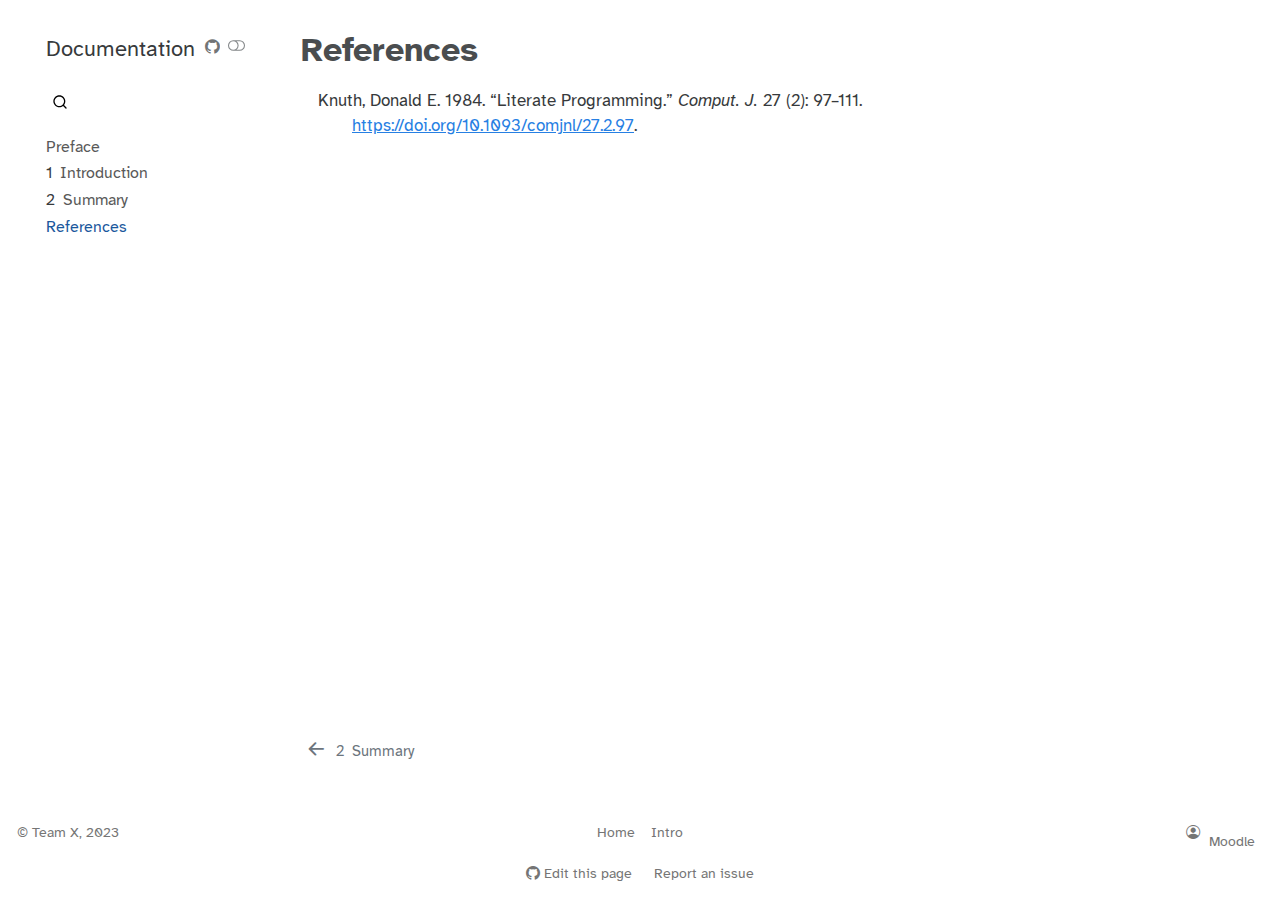
<file: _book/references.html>
<!DOCTYPE html>
<html xmlns="http://www.w3.org/1999/xhtml" lang="en" xml:lang="en"><head>

<meta charset="utf-8">
<meta name="generator" content="quarto-1.3.450">

<meta name="viewport" content="width=device-width, initial-scale=1.0, user-scalable=yes">

<meta name="description" content="foo">

<title>Documentation - References</title>
<style>
code{white-space: pre-wrap;}
span.smallcaps{font-variant: small-caps;}
div.columns{display: flex; gap: min(4vw, 1.5em);}
div.column{flex: auto; overflow-x: auto;}
div.hanging-indent{margin-left: 1.5em; text-indent: -1.5em;}
ul.task-list{list-style: none;}
ul.task-list li input[type="checkbox"] {
  width: 0.8em;
  margin: 0 0.8em 0.2em -1em; /* quarto-specific, see https://github.com/quarto-dev/quarto-cli/issues/4556 */ 
  vertical-align: middle;
}
/* CSS for citations */
div.csl-bib-body { }
div.csl-entry {
  clear: both;
}
.hanging-indent div.csl-entry {
  margin-left:2em;
  text-indent:-2em;
}
div.csl-left-margin {
  min-width:2em;
  float:left;
}
div.csl-right-inline {
  margin-left:2em;
  padding-left:1em;
}
div.csl-indent {
  margin-left: 2em;
}</style>


<script src="site_libs/quarto-nav/quarto-nav.js"></script>
<script src="site_libs/quarto-nav/headroom.min.js"></script>
<script src="site_libs/clipboard/clipboard.min.js"></script>
<script src="site_libs/quarto-search/autocomplete.umd.js"></script>
<script src="site_libs/quarto-search/fuse.min.js"></script>
<script src="site_libs/quarto-search/quarto-search.js"></script>
<meta name="quarto:offset" content="./">
<link href="./summary.html" rel="prev">
<link href=".//images/logo.png" rel="icon" type="image/png">
<script src="site_libs/quarto-html/quarto.js"></script>
<script src="site_libs/quarto-html/popper.min.js"></script>
<script src="site_libs/quarto-html/tippy.umd.min.js"></script>
<script src="site_libs/quarto-html/anchor.min.js"></script>
<link href="site_libs/quarto-html/tippy.css" rel="stylesheet">
<link href="site_libs/quarto-html/quarto-syntax-highlighting.css" rel="stylesheet" class="quarto-color-scheme" id="quarto-text-highlighting-styles">
<link href="site_libs/quarto-html/quarto-syntax-highlighting-dark.css" rel="prefetch" class="quarto-color-scheme quarto-color-alternate" id="quarto-text-highlighting-styles">
<script src="site_libs/bootstrap/bootstrap.min.js"></script>
<link href="site_libs/bootstrap/bootstrap-icons.css" rel="stylesheet">
<link href="site_libs/bootstrap/bootstrap.min.css" rel="stylesheet" class="quarto-color-scheme" id="quarto-bootstrap" data-mode="light">
<link href="site_libs/bootstrap/bootstrap-dark.min.css" rel="prefetch" class="quarto-color-scheme quarto-color-alternate" id="quarto-bootstrap" data-mode="dark">
<script id="quarto-search-options" type="application/json">{
  "location": "sidebar",
  "copy-button": false,
  "collapse-after": 3,
  "panel-placement": "start",
  "type": "overlay",
  "limit": 20,
  "language": {
    "search-no-results-text": "No results",
    "search-matching-documents-text": "matching documents",
    "search-copy-link-title": "Copy link to search",
    "search-hide-matches-text": "Hide additional matches",
    "search-more-match-text": "more match in this document",
    "search-more-matches-text": "more matches in this document",
    "search-clear-button-title": "Clear",
    "search-detached-cancel-button-title": "Cancel",
    "search-submit-button-title": "Submit",
    "search-label": "Search"
  }
}</script>


<meta property="og:title" content="Documentation - References">
<meta property="og:description" content="foo">
<meta property="og:site-name" content="Documentation">
</head>

<body class="nav-sidebar floating">

<div id="quarto-search-results"></div>
  <header id="quarto-header" class="headroom fixed-top">
  <nav class="quarto-secondary-nav">
    <div class="container-fluid d-flex">
      <button type="button" class="quarto-btn-toggle btn" data-bs-toggle="collapse" data-bs-target="#quarto-sidebar,#quarto-sidebar-glass" aria-controls="quarto-sidebar" aria-expanded="false" aria-label="Toggle sidebar navigation" onclick="if (window.quartoToggleHeadroom) { window.quartoToggleHeadroom(); }">
        <i class="bi bi-layout-text-sidebar-reverse"></i>
      </button>
      <nav class="quarto-page-breadcrumbs" aria-label="breadcrumb"><ol class="breadcrumb"><li class="breadcrumb-item"><a href="./references.html">References</a></li></ol></nav>
      <a class="flex-grow-1" role="button" data-bs-toggle="collapse" data-bs-target="#quarto-sidebar,#quarto-sidebar-glass" aria-controls="quarto-sidebar" aria-expanded="false" aria-label="Toggle sidebar navigation" onclick="if (window.quartoToggleHeadroom) { window.quartoToggleHeadroom(); }">      
      </a>
      <button type="button" class="btn quarto-search-button" aria-label="" onclick="window.quartoOpenSearch();">
        <i class="bi bi-search"></i>
      </button>
    </div>
  </nav>
</header>
<!-- content -->
<div id="quarto-content" class="quarto-container page-columns page-rows-contents page-layout-article">
<!-- sidebar -->
  <nav id="quarto-sidebar" class="sidebar collapse collapse-horizontal sidebar-navigation floating overflow-auto">
    <div class="pt-lg-2 mt-2 text-left sidebar-header">
    <div class="sidebar-title mb-0 py-0">
      <a href="./">Documentation</a> 
        <div class="sidebar-tools-main">
    <a href="https://github.com/foo/foo" rel="" title="Source Code" class="quarto-navigation-tool px-1" aria-label="Source Code"><i class="bi bi-github"></i></a>
  <a href="" class="quarto-color-scheme-toggle quarto-navigation-tool  px-1" onclick="window.quartoToggleColorScheme(); return false;" title="Toggle dark mode"><i class="bi"></i></a>
</div>
    </div>
      </div>
        <div class="mt-2 flex-shrink-0 align-items-center">
        <div class="sidebar-search">
        <div id="quarto-search" class="" title="Search"></div>
        </div>
        </div>
    <div class="sidebar-menu-container"> 
    <ul class="list-unstyled mt-1">
        <li class="sidebar-item">
  <div class="sidebar-item-container"> 
  <a href="./index.html" class="sidebar-item-text sidebar-link">
 <span class="menu-text">Preface</span></a>
  </div>
</li>
        <li class="sidebar-item">
  <div class="sidebar-item-container"> 
  <a href="./intro.html" class="sidebar-item-text sidebar-link">
 <span class="menu-text"><span class="chapter-number">1</span>&nbsp; <span class="chapter-title">Introduction</span></span></a>
  </div>
</li>
        <li class="sidebar-item">
  <div class="sidebar-item-container"> 
  <a href="./summary.html" class="sidebar-item-text sidebar-link">
 <span class="menu-text"><span class="chapter-number">2</span>&nbsp; <span class="chapter-title">Summary</span></span></a>
  </div>
</li>
        <li class="sidebar-item">
  <div class="sidebar-item-container"> 
  <a href="./references.html" class="sidebar-item-text sidebar-link active">
 <span class="menu-text">References</span></a>
  </div>
</li>
    </ul>
    </div>
</nav>
<div id="quarto-sidebar-glass" data-bs-toggle="collapse" data-bs-target="#quarto-sidebar,#quarto-sidebar-glass"></div>
<!-- margin-sidebar -->
    <div id="quarto-margin-sidebar" class="sidebar margin-sidebar">
        
    </div>
<!-- main -->
<main class="content" id="quarto-document-content">

<header id="title-block-header" class="quarto-title-block default">
<div class="quarto-title">
<h1 class="title">References</h1>
</div>



<div class="quarto-title-meta">

    
  
    
  </div>
  

</header>

<div id="refs" class="references csl-bib-body hanging-indent" role="list">
<div id="ref-knuth84" class="csl-entry" role="listitem">
Knuth, Donald E. 1984. <span>“Literate Programming.”</span> <em>Comput.
J.</em> 27 (2): 97–111. <a href="https://doi.org/10.1093/comjnl/27.2.97">https://doi.org/10.1093/comjnl/27.2.97</a>.
</div>
</div>



</main> <!-- /main -->
<script id="quarto-html-after-body" type="application/javascript">
window.document.addEventListener("DOMContentLoaded", function (event) {
  const toggleBodyColorMode = (bsSheetEl) => {
    const mode = bsSheetEl.getAttribute("data-mode");
    const bodyEl = window.document.querySelector("body");
    if (mode === "dark") {
      bodyEl.classList.add("quarto-dark");
      bodyEl.classList.remove("quarto-light");
    } else {
      bodyEl.classList.add("quarto-light");
      bodyEl.classList.remove("quarto-dark");
    }
  }
  const toggleBodyColorPrimary = () => {
    const bsSheetEl = window.document.querySelector("link#quarto-bootstrap");
    if (bsSheetEl) {
      toggleBodyColorMode(bsSheetEl);
    }
  }
  toggleBodyColorPrimary();  
  const disableStylesheet = (stylesheets) => {
    for (let i=0; i < stylesheets.length; i++) {
      const stylesheet = stylesheets[i];
      stylesheet.rel = 'prefetch';
    }
  }
  const enableStylesheet = (stylesheets) => {
    for (let i=0; i < stylesheets.length; i++) {
      const stylesheet = stylesheets[i];
      stylesheet.rel = 'stylesheet';
    }
  }
  const manageTransitions = (selector, allowTransitions) => {
    const els = window.document.querySelectorAll(selector);
    for (let i=0; i < els.length; i++) {
      const el = els[i];
      if (allowTransitions) {
        el.classList.remove('notransition');
      } else {
        el.classList.add('notransition');
      }
    }
  }
  const toggleColorMode = (alternate) => {
    // Switch the stylesheets
    const alternateStylesheets = window.document.querySelectorAll('link.quarto-color-scheme.quarto-color-alternate');
    manageTransitions('#quarto-margin-sidebar .nav-link', false);
    if (alternate) {
      enableStylesheet(alternateStylesheets);
      for (const sheetNode of alternateStylesheets) {
        if (sheetNode.id === "quarto-bootstrap") {
          toggleBodyColorMode(sheetNode);
        }
      }
    } else {
      disableStylesheet(alternateStylesheets);
      toggleBodyColorPrimary();
    }
    manageTransitions('#quarto-margin-sidebar .nav-link', true);
    // Switch the toggles
    const toggles = window.document.querySelectorAll('.quarto-color-scheme-toggle');
    for (let i=0; i < toggles.length; i++) {
      const toggle = toggles[i];
      if (toggle) {
        if (alternate) {
          toggle.classList.add("alternate");     
        } else {
          toggle.classList.remove("alternate");
        }
      }
    }
    // Hack to workaround the fact that safari doesn't
    // properly recolor the scrollbar when toggling (#1455)
    if (navigator.userAgent.indexOf('Safari') > 0 && navigator.userAgent.indexOf('Chrome') == -1) {
      manageTransitions("body", false);
      window.scrollTo(0, 1);
      setTimeout(() => {
        window.scrollTo(0, 0);
        manageTransitions("body", true);
      }, 40);  
    }
  }
  const isFileUrl = () => { 
    return window.location.protocol === 'file:';
  }
  const hasAlternateSentinel = () => {  
    let styleSentinel = getColorSchemeSentinel();
    if (styleSentinel !== null) {
      return styleSentinel === "alternate";
    } else {
      return false;
    }
  }
  const setStyleSentinel = (alternate) => {
    const value = alternate ? "alternate" : "default";
    if (!isFileUrl()) {
      window.localStorage.setItem("quarto-color-scheme", value);
    } else {
      localAlternateSentinel = value;
    }
  }
  const getColorSchemeSentinel = () => {
    if (!isFileUrl()) {
      const storageValue = window.localStorage.getItem("quarto-color-scheme");
      return storageValue != null ? storageValue : localAlternateSentinel;
    } else {
      return localAlternateSentinel;
    }
  }
  let localAlternateSentinel = 'default';
  // Dark / light mode switch
  window.quartoToggleColorScheme = () => {
    // Read the current dark / light value 
    let toAlternate = !hasAlternateSentinel();
    toggleColorMode(toAlternate);
    setStyleSentinel(toAlternate);
  };
  // Ensure there is a toggle, if there isn't float one in the top right
  if (window.document.querySelector('.quarto-color-scheme-toggle') === null) {
    const a = window.document.createElement('a');
    a.classList.add('top-right');
    a.classList.add('quarto-color-scheme-toggle');
    a.href = "";
    a.onclick = function() { try { window.quartoToggleColorScheme(); } catch {} return false; };
    const i = window.document.createElement("i");
    i.classList.add('bi');
    a.appendChild(i);
    window.document.body.appendChild(a);
  }
  // Switch to dark mode if need be
  if (hasAlternateSentinel()) {
    toggleColorMode(true);
  } else {
    toggleColorMode(false);
  }
  const icon = "";
  const anchorJS = new window.AnchorJS();
  anchorJS.options = {
    placement: 'right',
    icon: icon
  };
  anchorJS.add('.anchored');
  const isCodeAnnotation = (el) => {
    for (const clz of el.classList) {
      if (clz.startsWith('code-annotation-')) {                     
        return true;
      }
    }
    return false;
  }
  const clipboard = new window.ClipboardJS('.code-copy-button', {
    text: function(trigger) {
      const codeEl = trigger.previousElementSibling.cloneNode(true);
      for (const childEl of codeEl.children) {
        if (isCodeAnnotation(childEl)) {
          childEl.remove();
        }
      }
      return codeEl.innerText;
    }
  });
  clipboard.on('success', function(e) {
    // button target
    const button = e.trigger;
    // don't keep focus
    button.blur();
    // flash "checked"
    button.classList.add('code-copy-button-checked');
    var currentTitle = button.getAttribute("title");
    button.setAttribute("title", "Copied!");
    let tooltip;
    if (window.bootstrap) {
      button.setAttribute("data-bs-toggle", "tooltip");
      button.setAttribute("data-bs-placement", "left");
      button.setAttribute("data-bs-title", "Copied!");
      tooltip = new bootstrap.Tooltip(button, 
        { trigger: "manual", 
          customClass: "code-copy-button-tooltip",
          offset: [0, -8]});
      tooltip.show();    
    }
    setTimeout(function() {
      if (tooltip) {
        tooltip.hide();
        button.removeAttribute("data-bs-title");
        button.removeAttribute("data-bs-toggle");
        button.removeAttribute("data-bs-placement");
      }
      button.setAttribute("title", currentTitle);
      button.classList.remove('code-copy-button-checked');
    }, 1000);
    // clear code selection
    e.clearSelection();
  });
  function tippyHover(el, contentFn) {
    const config = {
      allowHTML: true,
      content: contentFn,
      maxWidth: 500,
      delay: 100,
      arrow: false,
      appendTo: function(el) {
          return el.parentElement;
      },
      interactive: true,
      interactiveBorder: 10,
      theme: 'quarto',
      placement: 'bottom-start'
    };
    window.tippy(el, config); 
  }
  const noterefs = window.document.querySelectorAll('a[role="doc-noteref"]');
  for (var i=0; i<noterefs.length; i++) {
    const ref = noterefs[i];
    tippyHover(ref, function() {
      // use id or data attribute instead here
      let href = ref.getAttribute('data-footnote-href') || ref.getAttribute('href');
      try { href = new URL(href).hash; } catch {}
      const id = href.replace(/^#\/?/, "");
      const note = window.document.getElementById(id);
      return note.innerHTML;
    });
  }
      let selectedAnnoteEl;
      const selectorForAnnotation = ( cell, annotation) => {
        let cellAttr = 'data-code-cell="' + cell + '"';
        let lineAttr = 'data-code-annotation="' +  annotation + '"';
        const selector = 'span[' + cellAttr + '][' + lineAttr + ']';
        return selector;
      }
      const selectCodeLines = (annoteEl) => {
        const doc = window.document;
        const targetCell = annoteEl.getAttribute("data-target-cell");
        const targetAnnotation = annoteEl.getAttribute("data-target-annotation");
        const annoteSpan = window.document.querySelector(selectorForAnnotation(targetCell, targetAnnotation));
        const lines = annoteSpan.getAttribute("data-code-lines").split(",");
        const lineIds = lines.map((line) => {
          return targetCell + "-" + line;
        })
        let top = null;
        let height = null;
        let parent = null;
        if (lineIds.length > 0) {
            //compute the position of the single el (top and bottom and make a div)
            const el = window.document.getElementById(lineIds[0]);
            top = el.offsetTop;
            height = el.offsetHeight;
            parent = el.parentElement.parentElement;
          if (lineIds.length > 1) {
            const lastEl = window.document.getElementById(lineIds[lineIds.length - 1]);
            const bottom = lastEl.offsetTop + lastEl.offsetHeight;
            height = bottom - top;
          }
          if (top !== null && height !== null && parent !== null) {
            // cook up a div (if necessary) and position it 
            let div = window.document.getElementById("code-annotation-line-highlight");
            if (div === null) {
              div = window.document.createElement("div");
              div.setAttribute("id", "code-annotation-line-highlight");
              div.style.position = 'absolute';
              parent.appendChild(div);
            }
            div.style.top = top - 2 + "px";
            div.style.height = height + 4 + "px";
            let gutterDiv = window.document.getElementById("code-annotation-line-highlight-gutter");
            if (gutterDiv === null) {
              gutterDiv = window.document.createElement("div");
              gutterDiv.setAttribute("id", "code-annotation-line-highlight-gutter");
              gutterDiv.style.position = 'absolute';
              const codeCell = window.document.getElementById(targetCell);
              const gutter = codeCell.querySelector('.code-annotation-gutter');
              gutter.appendChild(gutterDiv);
            }
            gutterDiv.style.top = top - 2 + "px";
            gutterDiv.style.height = height + 4 + "px";
          }
          selectedAnnoteEl = annoteEl;
        }
      };
      const unselectCodeLines = () => {
        const elementsIds = ["code-annotation-line-highlight", "code-annotation-line-highlight-gutter"];
        elementsIds.forEach((elId) => {
          const div = window.document.getElementById(elId);
          if (div) {
            div.remove();
          }
        });
        selectedAnnoteEl = undefined;
      };
      // Attach click handler to the DT
      const annoteDls = window.document.querySelectorAll('dt[data-target-cell]');
      for (const annoteDlNode of annoteDls) {
        annoteDlNode.addEventListener('click', (event) => {
          const clickedEl = event.target;
          if (clickedEl !== selectedAnnoteEl) {
            unselectCodeLines();
            const activeEl = window.document.querySelector('dt[data-target-cell].code-annotation-active');
            if (activeEl) {
              activeEl.classList.remove('code-annotation-active');
            }
            selectCodeLines(clickedEl);
            clickedEl.classList.add('code-annotation-active');
          } else {
            // Unselect the line
            unselectCodeLines();
            clickedEl.classList.remove('code-annotation-active');
          }
        });
      }
  const findCites = (el) => {
    const parentEl = el.parentElement;
    if (parentEl) {
      const cites = parentEl.dataset.cites;
      if (cites) {
        return {
          el,
          cites: cites.split(' ')
        };
      } else {
        return findCites(el.parentElement)
      }
    } else {
      return undefined;
    }
  };
  var bibliorefs = window.document.querySelectorAll('a[role="doc-biblioref"]');
  for (var i=0; i<bibliorefs.length; i++) {
    const ref = bibliorefs[i];
    const citeInfo = findCites(ref);
    if (citeInfo) {
      tippyHover(citeInfo.el, function() {
        var popup = window.document.createElement('div');
        citeInfo.cites.forEach(function(cite) {
          var citeDiv = window.document.createElement('div');
          citeDiv.classList.add('hanging-indent');
          citeDiv.classList.add('csl-entry');
          var biblioDiv = window.document.getElementById('ref-' + cite);
          if (biblioDiv) {
            citeDiv.innerHTML = biblioDiv.innerHTML;
          }
          popup.appendChild(citeDiv);
        });
        return popup.innerHTML;
      });
    }
  }
});
</script>
<nav class="page-navigation">
  <div class="nav-page nav-page-previous">
      <a href="./summary.html" class="pagination-link">
        <i class="bi bi-arrow-left-short"></i> <span class="nav-page-text"><span class="chapter-number">2</span>&nbsp; <span class="chapter-title">Summary</span></span>
      </a>          
  </div>
  <div class="nav-page nav-page-next">
  </div>
</nav>
</div> <!-- /content -->
<footer class="footer">
  <div class="nav-footer">
    <div class="nav-footer-left">© Team X, 2023</div>   
    <div class="nav-footer-center">
      <ul class="footer-items list-unstyled">
    <li class="nav-item">
    <a class="nav-link active" href="./index.html" aria-current="page">Home</a>
  </li>  
    <li class="nav-item">
    <a class="nav-link" href="./intro.html">Intro</a>
  </li>  
</ul>
    <div class="toc-actions"><div><i class="bi bi-github"></i></div><div class="action-links"><p><a href="https://github.com/foo/foo/edit/main/references.qmd" class="toc-action">Edit this page</a></p><p><a href="https://github.com/foo/foo/issues/new" class="toc-action">Report an issue</a></p></div></div></div>
    <div class="nav-footer-right">
      <ul class="footer-items list-unstyled">
    <li class="nav-item compact">
      <i class="bi bi-person-circle" role="img">
</i> 
  </li>  
    <li class="nav-item">
    <a class="nav-link" href="https://moodle.hdm-stuttgart.de/login/index.php">Moodle</a>
  </li>  
</ul>
    </div>
  </div>
</footer>



</body></html>
</file>
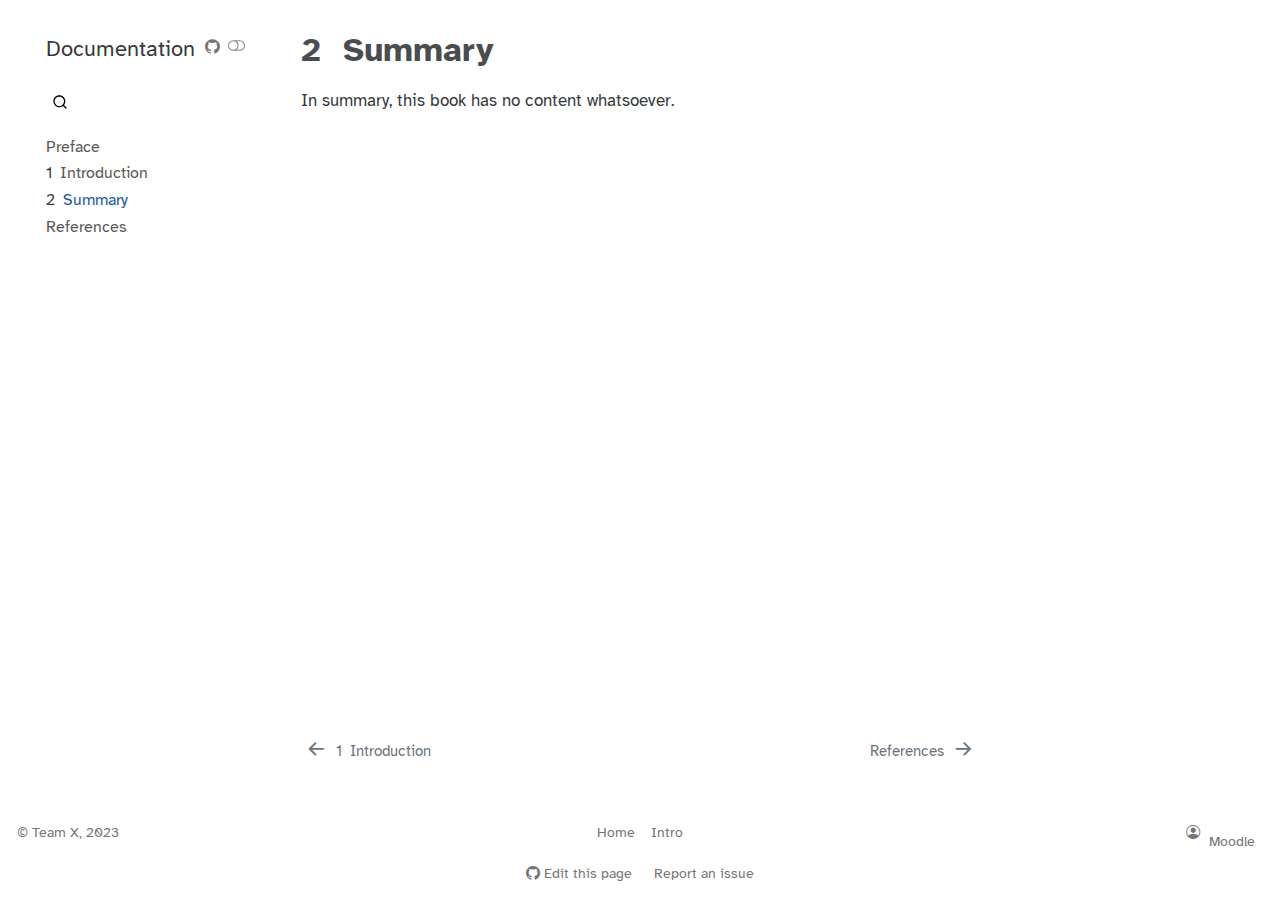
<file: _book/summary.html>
<!DOCTYPE html>
<html xmlns="http://www.w3.org/1999/xhtml" lang="en" xml:lang="en"><head>

<meta charset="utf-8">
<meta name="generator" content="quarto-1.3.450">

<meta name="viewport" content="width=device-width, initial-scale=1.0, user-scalable=yes">

<meta name="description" content="foo">

<title>Documentation - 2&nbsp; Summary</title>
<style>
code{white-space: pre-wrap;}
span.smallcaps{font-variant: small-caps;}
div.columns{display: flex; gap: min(4vw, 1.5em);}
div.column{flex: auto; overflow-x: auto;}
div.hanging-indent{margin-left: 1.5em; text-indent: -1.5em;}
ul.task-list{list-style: none;}
ul.task-list li input[type="checkbox"] {
  width: 0.8em;
  margin: 0 0.8em 0.2em -1em; /* quarto-specific, see https://github.com/quarto-dev/quarto-cli/issues/4556 */ 
  vertical-align: middle;
}
</style>


<script src="site_libs/quarto-nav/quarto-nav.js"></script>
<script src="site_libs/quarto-nav/headroom.min.js"></script>
<script src="site_libs/clipboard/clipboard.min.js"></script>
<script src="site_libs/quarto-search/autocomplete.umd.js"></script>
<script src="site_libs/quarto-search/fuse.min.js"></script>
<script src="site_libs/quarto-search/quarto-search.js"></script>
<meta name="quarto:offset" content="./">
<link href="./references.html" rel="next">
<link href="./intro.html" rel="prev">
<link href=".//images/logo.png" rel="icon" type="image/png">
<script src="site_libs/quarto-html/quarto.js"></script>
<script src="site_libs/quarto-html/popper.min.js"></script>
<script src="site_libs/quarto-html/tippy.umd.min.js"></script>
<script src="site_libs/quarto-html/anchor.min.js"></script>
<link href="site_libs/quarto-html/tippy.css" rel="stylesheet">
<link href="site_libs/quarto-html/quarto-syntax-highlighting.css" rel="stylesheet" class="quarto-color-scheme" id="quarto-text-highlighting-styles">
<link href="site_libs/quarto-html/quarto-syntax-highlighting-dark.css" rel="prefetch" class="quarto-color-scheme quarto-color-alternate" id="quarto-text-highlighting-styles">
<script src="site_libs/bootstrap/bootstrap.min.js"></script>
<link href="site_libs/bootstrap/bootstrap-icons.css" rel="stylesheet">
<link href="site_libs/bootstrap/bootstrap.min.css" rel="stylesheet" class="quarto-color-scheme" id="quarto-bootstrap" data-mode="light">
<link href="site_libs/bootstrap/bootstrap-dark.min.css" rel="prefetch" class="quarto-color-scheme quarto-color-alternate" id="quarto-bootstrap" data-mode="dark">
<script id="quarto-search-options" type="application/json">{
  "location": "sidebar",
  "copy-button": false,
  "collapse-after": 3,
  "panel-placement": "start",
  "type": "overlay",
  "limit": 20,
  "language": {
    "search-no-results-text": "No results",
    "search-matching-documents-text": "matching documents",
    "search-copy-link-title": "Copy link to search",
    "search-hide-matches-text": "Hide additional matches",
    "search-more-match-text": "more match in this document",
    "search-more-matches-text": "more matches in this document",
    "search-clear-button-title": "Clear",
    "search-detached-cancel-button-title": "Cancel",
    "search-submit-button-title": "Submit",
    "search-label": "Search"
  }
}</script>


<meta property="og:title" content="Documentation - 2&nbsp; Summary">
<meta property="og:description" content="foo">
<meta property="og:site-name" content="Documentation">
</head>

<body class="nav-sidebar floating">

<div id="quarto-search-results"></div>
  <header id="quarto-header" class="headroom fixed-top">
  <nav class="quarto-secondary-nav">
    <div class="container-fluid d-flex">
      <button type="button" class="quarto-btn-toggle btn" data-bs-toggle="collapse" data-bs-target="#quarto-sidebar,#quarto-sidebar-glass" aria-controls="quarto-sidebar" aria-expanded="false" aria-label="Toggle sidebar navigation" onclick="if (window.quartoToggleHeadroom) { window.quartoToggleHeadroom(); }">
        <i class="bi bi-layout-text-sidebar-reverse"></i>
      </button>
      <nav class="quarto-page-breadcrumbs" aria-label="breadcrumb"><ol class="breadcrumb"><li class="breadcrumb-item"><a href="./summary.html"><span class="chapter-number">2</span>&nbsp; <span class="chapter-title">Summary</span></a></li></ol></nav>
      <a class="flex-grow-1" role="button" data-bs-toggle="collapse" data-bs-target="#quarto-sidebar,#quarto-sidebar-glass" aria-controls="quarto-sidebar" aria-expanded="false" aria-label="Toggle sidebar navigation" onclick="if (window.quartoToggleHeadroom) { window.quartoToggleHeadroom(); }">      
      </a>
      <button type="button" class="btn quarto-search-button" aria-label="" onclick="window.quartoOpenSearch();">
        <i class="bi bi-search"></i>
      </button>
    </div>
  </nav>
</header>
<!-- content -->
<div id="quarto-content" class="quarto-container page-columns page-rows-contents page-layout-article">
<!-- sidebar -->
  <nav id="quarto-sidebar" class="sidebar collapse collapse-horizontal sidebar-navigation floating overflow-auto">
    <div class="pt-lg-2 mt-2 text-left sidebar-header">
    <div class="sidebar-title mb-0 py-0">
      <a href="./">Documentation</a> 
        <div class="sidebar-tools-main">
    <a href="https://github.com/foo/foo" rel="" title="Source Code" class="quarto-navigation-tool px-1" aria-label="Source Code"><i class="bi bi-github"></i></a>
  <a href="" class="quarto-color-scheme-toggle quarto-navigation-tool  px-1" onclick="window.quartoToggleColorScheme(); return false;" title="Toggle dark mode"><i class="bi"></i></a>
</div>
    </div>
      </div>
        <div class="mt-2 flex-shrink-0 align-items-center">
        <div class="sidebar-search">
        <div id="quarto-search" class="" title="Search"></div>
        </div>
        </div>
    <div class="sidebar-menu-container"> 
    <ul class="list-unstyled mt-1">
        <li class="sidebar-item">
  <div class="sidebar-item-container"> 
  <a href="./index.html" class="sidebar-item-text sidebar-link">
 <span class="menu-text">Preface</span></a>
  </div>
</li>
        <li class="sidebar-item">
  <div class="sidebar-item-container"> 
  <a href="./intro.html" class="sidebar-item-text sidebar-link">
 <span class="menu-text"><span class="chapter-number">1</span>&nbsp; <span class="chapter-title">Introduction</span></span></a>
  </div>
</li>
        <li class="sidebar-item">
  <div class="sidebar-item-container"> 
  <a href="./summary.html" class="sidebar-item-text sidebar-link active">
 <span class="menu-text"><span class="chapter-number">2</span>&nbsp; <span class="chapter-title">Summary</span></span></a>
  </div>
</li>
        <li class="sidebar-item">
  <div class="sidebar-item-container"> 
  <a href="./references.html" class="sidebar-item-text sidebar-link">
 <span class="menu-text">References</span></a>
  </div>
</li>
    </ul>
    </div>
</nav>
<div id="quarto-sidebar-glass" data-bs-toggle="collapse" data-bs-target="#quarto-sidebar,#quarto-sidebar-glass"></div>
<!-- margin-sidebar -->
    <div id="quarto-margin-sidebar" class="sidebar margin-sidebar">
        
    </div>
<!-- main -->
<main class="content" id="quarto-document-content">

<header id="title-block-header" class="quarto-title-block default">
<div class="quarto-title">
<h1 class="title"><span class="chapter-number">2</span>&nbsp; <span class="chapter-title">Summary</span></h1>
</div>



<div class="quarto-title-meta">

    
  
    
  </div>
  

</header>

<p>In summary, this book has no content whatsoever.</p>



</main> <!-- /main -->
<script id="quarto-html-after-body" type="application/javascript">
window.document.addEventListener("DOMContentLoaded", function (event) {
  const toggleBodyColorMode = (bsSheetEl) => {
    const mode = bsSheetEl.getAttribute("data-mode");
    const bodyEl = window.document.querySelector("body");
    if (mode === "dark") {
      bodyEl.classList.add("quarto-dark");
      bodyEl.classList.remove("quarto-light");
    } else {
      bodyEl.classList.add("quarto-light");
      bodyEl.classList.remove("quarto-dark");
    }
  }
  const toggleBodyColorPrimary = () => {
    const bsSheetEl = window.document.querySelector("link#quarto-bootstrap");
    if (bsSheetEl) {
      toggleBodyColorMode(bsSheetEl);
    }
  }
  toggleBodyColorPrimary();  
  const disableStylesheet = (stylesheets) => {
    for (let i=0; i < stylesheets.length; i++) {
      const stylesheet = stylesheets[i];
      stylesheet.rel = 'prefetch';
    }
  }
  const enableStylesheet = (stylesheets) => {
    for (let i=0; i < stylesheets.length; i++) {
      const stylesheet = stylesheets[i];
      stylesheet.rel = 'stylesheet';
    }
  }
  const manageTransitions = (selector, allowTransitions) => {
    const els = window.document.querySelectorAll(selector);
    for (let i=0; i < els.length; i++) {
      const el = els[i];
      if (allowTransitions) {
        el.classList.remove('notransition');
      } else {
        el.classList.add('notransition');
      }
    }
  }
  const toggleColorMode = (alternate) => {
    // Switch the stylesheets
    const alternateStylesheets = window.document.querySelectorAll('link.quarto-color-scheme.quarto-color-alternate');
    manageTransitions('#quarto-margin-sidebar .nav-link', false);
    if (alternate) {
      enableStylesheet(alternateStylesheets);
      for (const sheetNode of alternateStylesheets) {
        if (sheetNode.id === "quarto-bootstrap") {
          toggleBodyColorMode(sheetNode);
        }
      }
    } else {
      disableStylesheet(alternateStylesheets);
      toggleBodyColorPrimary();
    }
    manageTransitions('#quarto-margin-sidebar .nav-link', true);
    // Switch the toggles
    const toggles = window.document.querySelectorAll('.quarto-color-scheme-toggle');
    for (let i=0; i < toggles.length; i++) {
      const toggle = toggles[i];
      if (toggle) {
        if (alternate) {
          toggle.classList.add("alternate");     
        } else {
          toggle.classList.remove("alternate");
        }
      }
    }
    // Hack to workaround the fact that safari doesn't
    // properly recolor the scrollbar when toggling (#1455)
    if (navigator.userAgent.indexOf('Safari') > 0 && navigator.userAgent.indexOf('Chrome') == -1) {
      manageTransitions("body", false);
      window.scrollTo(0, 1);
      setTimeout(() => {
        window.scrollTo(0, 0);
        manageTransitions("body", true);
      }, 40);  
    }
  }
  const isFileUrl = () => { 
    return window.location.protocol === 'file:';
  }
  const hasAlternateSentinel = () => {  
    let styleSentinel = getColorSchemeSentinel();
    if (styleSentinel !== null) {
      return styleSentinel === "alternate";
    } else {
      return false;
    }
  }
  const setStyleSentinel = (alternate) => {
    const value = alternate ? "alternate" : "default";
    if (!isFileUrl()) {
      window.localStorage.setItem("quarto-color-scheme", value);
    } else {
      localAlternateSentinel = value;
    }
  }
  const getColorSchemeSentinel = () => {
    if (!isFileUrl()) {
      const storageValue = window.localStorage.getItem("quarto-color-scheme");
      return storageValue != null ? storageValue : localAlternateSentinel;
    } else {
      return localAlternateSentinel;
    }
  }
  let localAlternateSentinel = 'default';
  // Dark / light mode switch
  window.quartoToggleColorScheme = () => {
    // Read the current dark / light value 
    let toAlternate = !hasAlternateSentinel();
    toggleColorMode(toAlternate);
    setStyleSentinel(toAlternate);
  };
  // Ensure there is a toggle, if there isn't float one in the top right
  if (window.document.querySelector('.quarto-color-scheme-toggle') === null) {
    const a = window.document.createElement('a');
    a.classList.add('top-right');
    a.classList.add('quarto-color-scheme-toggle');
    a.href = "";
    a.onclick = function() { try { window.quartoToggleColorScheme(); } catch {} return false; };
    const i = window.document.createElement("i");
    i.classList.add('bi');
    a.appendChild(i);
    window.document.body.appendChild(a);
  }
  // Switch to dark mode if need be
  if (hasAlternateSentinel()) {
    toggleColorMode(true);
  } else {
    toggleColorMode(false);
  }
  const icon = "";
  const anchorJS = new window.AnchorJS();
  anchorJS.options = {
    placement: 'right',
    icon: icon
  };
  anchorJS.add('.anchored');
  const isCodeAnnotation = (el) => {
    for (const clz of el.classList) {
      if (clz.startsWith('code-annotation-')) {                     
        return true;
      }
    }
    return false;
  }
  const clipboard = new window.ClipboardJS('.code-copy-button', {
    text: function(trigger) {
      const codeEl = trigger.previousElementSibling.cloneNode(true);
      for (const childEl of codeEl.children) {
        if (isCodeAnnotation(childEl)) {
          childEl.remove();
        }
      }
      return codeEl.innerText;
    }
  });
  clipboard.on('success', function(e) {
    // button target
    const button = e.trigger;
    // don't keep focus
    button.blur();
    // flash "checked"
    button.classList.add('code-copy-button-checked');
    var currentTitle = button.getAttribute("title");
    button.setAttribute("title", "Copied!");
    let tooltip;
    if (window.bootstrap) {
      button.setAttribute("data-bs-toggle", "tooltip");
      button.setAttribute("data-bs-placement", "left");
      button.setAttribute("data-bs-title", "Copied!");
      tooltip = new bootstrap.Tooltip(button, 
        { trigger: "manual", 
          customClass: "code-copy-button-tooltip",
          offset: [0, -8]});
      tooltip.show();    
    }
    setTimeout(function() {
      if (tooltip) {
        tooltip.hide();
        button.removeAttribute("data-bs-title");
        button.removeAttribute("data-bs-toggle");
        button.removeAttribute("data-bs-placement");
      }
      button.setAttribute("title", currentTitle);
      button.classList.remove('code-copy-button-checked');
    }, 1000);
    // clear code selection
    e.clearSelection();
  });
  function tippyHover(el, contentFn) {
    const config = {
      allowHTML: true,
      content: contentFn,
      maxWidth: 500,
      delay: 100,
      arrow: false,
      appendTo: function(el) {
          return el.parentElement;
      },
      interactive: true,
      interactiveBorder: 10,
      theme: 'quarto',
      placement: 'bottom-start'
    };
    window.tippy(el, config); 
  }
  const noterefs = window.document.querySelectorAll('a[role="doc-noteref"]');
  for (var i=0; i<noterefs.length; i++) {
    const ref = noterefs[i];
    tippyHover(ref, function() {
      // use id or data attribute instead here
      let href = ref.getAttribute('data-footnote-href') || ref.getAttribute('href');
      try { href = new URL(href).hash; } catch {}
      const id = href.replace(/^#\/?/, "");
      const note = window.document.getElementById(id);
      return note.innerHTML;
    });
  }
      let selectedAnnoteEl;
      const selectorForAnnotation = ( cell, annotation) => {
        let cellAttr = 'data-code-cell="' + cell + '"';
        let lineAttr = 'data-code-annotation="' +  annotation + '"';
        const selector = 'span[' + cellAttr + '][' + lineAttr + ']';
        return selector;
      }
      const selectCodeLines = (annoteEl) => {
        const doc = window.document;
        const targetCell = annoteEl.getAttribute("data-target-cell");
        const targetAnnotation = annoteEl.getAttribute("data-target-annotation");
        const annoteSpan = window.document.querySelector(selectorForAnnotation(targetCell, targetAnnotation));
        const lines = annoteSpan.getAttribute("data-code-lines").split(",");
        const lineIds = lines.map((line) => {
          return targetCell + "-" + line;
        })
        let top = null;
        let height = null;
        let parent = null;
        if (lineIds.length > 0) {
            //compute the position of the single el (top and bottom and make a div)
            const el = window.document.getElementById(lineIds[0]);
            top = el.offsetTop;
            height = el.offsetHeight;
            parent = el.parentElement.parentElement;
          if (lineIds.length > 1) {
            const lastEl = window.document.getElementById(lineIds[lineIds.length - 1]);
            const bottom = lastEl.offsetTop + lastEl.offsetHeight;
            height = bottom - top;
          }
          if (top !== null && height !== null && parent !== null) {
            // cook up a div (if necessary) and position it 
            let div = window.document.getElementById("code-annotation-line-highlight");
            if (div === null) {
              div = window.document.createElement("div");
              div.setAttribute("id", "code-annotation-line-highlight");
              div.style.position = 'absolute';
              parent.appendChild(div);
            }
            div.style.top = top - 2 + "px";
            div.style.height = height + 4 + "px";
            let gutterDiv = window.document.getElementById("code-annotation-line-highlight-gutter");
            if (gutterDiv === null) {
              gutterDiv = window.document.createElement("div");
              gutterDiv.setAttribute("id", "code-annotation-line-highlight-gutter");
              gutterDiv.style.position = 'absolute';
              const codeCell = window.document.getElementById(targetCell);
              const gutter = codeCell.querySelector('.code-annotation-gutter');
              gutter.appendChild(gutterDiv);
            }
            gutterDiv.style.top = top - 2 + "px";
            gutterDiv.style.height = height + 4 + "px";
          }
          selectedAnnoteEl = annoteEl;
        }
      };
      const unselectCodeLines = () => {
        const elementsIds = ["code-annotation-line-highlight", "code-annotation-line-highlight-gutter"];
        elementsIds.forEach((elId) => {
          const div = window.document.getElementById(elId);
          if (div) {
            div.remove();
          }
        });
        selectedAnnoteEl = undefined;
      };
      // Attach click handler to the DT
      const annoteDls = window.document.querySelectorAll('dt[data-target-cell]');
      for (const annoteDlNode of annoteDls) {
        annoteDlNode.addEventListener('click', (event) => {
          const clickedEl = event.target;
          if (clickedEl !== selectedAnnoteEl) {
            unselectCodeLines();
            const activeEl = window.document.querySelector('dt[data-target-cell].code-annotation-active');
            if (activeEl) {
              activeEl.classList.remove('code-annotation-active');
            }
            selectCodeLines(clickedEl);
            clickedEl.classList.add('code-annotation-active');
          } else {
            // Unselect the line
            unselectCodeLines();
            clickedEl.classList.remove('code-annotation-active');
          }
        });
      }
  const findCites = (el) => {
    const parentEl = el.parentElement;
    if (parentEl) {
      const cites = parentEl.dataset.cites;
      if (cites) {
        return {
          el,
          cites: cites.split(' ')
        };
      } else {
        return findCites(el.parentElement)
      }
    } else {
      return undefined;
    }
  };
  var bibliorefs = window.document.querySelectorAll('a[role="doc-biblioref"]');
  for (var i=0; i<bibliorefs.length; i++) {
    const ref = bibliorefs[i];
    const citeInfo = findCites(ref);
    if (citeInfo) {
      tippyHover(citeInfo.el, function() {
        var popup = window.document.createElement('div');
        citeInfo.cites.forEach(function(cite) {
          var citeDiv = window.document.createElement('div');
          citeDiv.classList.add('hanging-indent');
          citeDiv.classList.add('csl-entry');
          var biblioDiv = window.document.getElementById('ref-' + cite);
          if (biblioDiv) {
            citeDiv.innerHTML = biblioDiv.innerHTML;
          }
          popup.appendChild(citeDiv);
        });
        return popup.innerHTML;
      });
    }
  }
});
</script>
<nav class="page-navigation">
  <div class="nav-page nav-page-previous">
      <a href="./intro.html" class="pagination-link">
        <i class="bi bi-arrow-left-short"></i> <span class="nav-page-text"><span class="chapter-number">1</span>&nbsp; <span class="chapter-title">Introduction</span></span>
      </a>          
  </div>
  <div class="nav-page nav-page-next">
      <a href="./references.html" class="pagination-link">
        <span class="nav-page-text">References</span> <i class="bi bi-arrow-right-short"></i>
      </a>
  </div>
</nav>
</div> <!-- /content -->
<footer class="footer">
  <div class="nav-footer">
    <div class="nav-footer-left">© Team X, 2023</div>   
    <div class="nav-footer-center">
      <ul class="footer-items list-unstyled">
    <li class="nav-item">
    <a class="nav-link active" href="./index.html" aria-current="page">Home</a>
  </li>  
    <li class="nav-item">
    <a class="nav-link" href="./intro.html">Intro</a>
  </li>  
</ul>
    <div class="toc-actions"><div><i class="bi bi-github"></i></div><div class="action-links"><p><a href="https://github.com/foo/foo/edit/main/summary.qmd" class="toc-action">Edit this page</a></p><p><a href="https://github.com/foo/foo/issues/new" class="toc-action">Report an issue</a></p></div></div></div>
    <div class="nav-footer-right">
      <ul class="footer-items list-unstyled">
    <li class="nav-item compact">
      <i class="bi bi-person-circle" role="img">
</i> 
  </li>  
    <li class="nav-item">
    <a class="nav-link" href="https://moodle.hdm-stuttgart.de/login/index.php">Moodle</a>
  </li>  
</ul>
    </div>
  </div>
</footer>



</body></html>
</file>
<file: _book/site_libs/quarto-html/tippy.css>
.tippy-box[data-animation=fade][data-state=hidden]{opacity:0}[data-tippy-root]{max-width:calc(100vw - 10px)}.tippy-box{position:relative;background-color:#333;color:#fff;border-radius:4px;font-size:14px;line-height:1.4;white-space:normal;outline:0;transition-property:transform,visibility,opacity}.tippy-box[data-placement^=top]>.tippy-arrow{bottom:0}.tippy-box[data-placement^=top]>.tippy-arrow:before{bottom:-7px;left:0;border-width:8px 8px 0;border-top-color:initial;transform-origin:center top}.tippy-box[data-placement^=bottom]>.tippy-arrow{top:0}.tippy-box[data-placement^=bottom]>.tippy-arrow:before{top:-7px;left:0;border-width:0 8px 8px;border-bottom-color:initial;transform-origin:center bottom}.tippy-box[data-placement^=left]>.tippy-arrow{right:0}.tippy-box[data-placement^=left]>.tippy-arrow:before{border-width:8px 0 8px 8px;border-left-color:initial;right:-7px;transform-origin:center left}.tippy-box[data-placement^=right]>.tippy-arrow{left:0}.tippy-box[data-placement^=right]>.tippy-arrow:before{left:-7px;border-width:8px 8px 8px 0;border-right-color:initial;transform-origin:center right}.tippy-box[data-inertia][data-state=visible]{transition-timing-function:cubic-bezier(.54,1.5,.38,1.11)}.tippy-arrow{width:16px;height:16px;color:#333}.tippy-arrow:before{content:"";position:absolute;border-color:transparent;border-style:solid}.tippy-content{position:relative;padding:5px 9px;z-index:1}
</file>
<file: _book/site_libs/quarto-html/quarto-syntax-highlighting.css>
/* quarto syntax highlight colors */
:root {
  --quarto-hl-ot-color: #003B4F;
  --quarto-hl-at-color: #657422;
  --quarto-hl-ss-color: #20794D;
  --quarto-hl-an-color: #5E5E5E;
  --quarto-hl-fu-color: #4758AB;
  --quarto-hl-st-color: #20794D;
  --quarto-hl-cf-color: #003B4F;
  --quarto-hl-op-color: #5E5E5E;
  --quarto-hl-er-color: #AD0000;
  --quarto-hl-bn-color: #AD0000;
  --quarto-hl-al-color: #AD0000;
  --quarto-hl-va-color: #111111;
  --quarto-hl-bu-color: inherit;
  --quarto-hl-ex-color: inherit;
  --quarto-hl-pp-color: #AD0000;
  --quarto-hl-in-color: #5E5E5E;
  --quarto-hl-vs-color: #20794D;
  --quarto-hl-wa-color: #5E5E5E;
  --quarto-hl-do-color: #5E5E5E;
  --quarto-hl-im-color: #00769E;
  --quarto-hl-ch-color: #20794D;
  --quarto-hl-dt-color: #AD0000;
  --quarto-hl-fl-color: #AD0000;
  --quarto-hl-co-color: #5E5E5E;
  --quarto-hl-cv-color: #5E5E5E;
  --quarto-hl-cn-color: #8f5902;
  --quarto-hl-sc-color: #5E5E5E;
  --quarto-hl-dv-color: #AD0000;
  --quarto-hl-kw-color: #003B4F;
}

/* other quarto variables */
:root {
  --quarto-font-monospace: SFMono-Regular, Menlo, Monaco, Consolas, "Liberation Mono", "Courier New", monospace;
}

pre > code.sourceCode > span {
  color: #003B4F;
}

code span {
  color: #003B4F;
}

code.sourceCode > span {
  color: #003B4F;
}

div.sourceCode,
div.sourceCode pre.sourceCode {
  color: #003B4F;
}

code span.ot {
  color: #003B4F;
  font-style: inherit;
}

code span.at {
  color: #657422;
  font-style: inherit;
}

code span.ss {
  color: #20794D;
  font-style: inherit;
}

code span.an {
  color: #5E5E5E;
  font-style: inherit;
}

code span.fu {
  color: #4758AB;
  font-style: inherit;
}

code span.st {
  color: #20794D;
  font-style: inherit;
}

code span.cf {
  color: #003B4F;
  font-style: inherit;
}

code span.op {
  color: #5E5E5E;
  font-style: inherit;
}

code span.er {
  color: #AD0000;
  font-style: inherit;
}

code span.bn {
  color: #AD0000;
  font-style: inherit;
}

code span.al {
  color: #AD0000;
  font-style: inherit;
}

code span.va {
  color: #111111;
  font-style: inherit;
}

code span.bu {
  font-style: inherit;
}

code span.ex {
  font-style: inherit;
}

code span.pp {
  color: #AD0000;
  font-style: inherit;
}

code span.in {
  color: #5E5E5E;
  font-style: inherit;
}

code span.vs {
  color: #20794D;
  font-style: inherit;
}

code span.wa {
  color: #5E5E5E;
  font-style: italic;
}

code span.do {
  color: #5E5E5E;
  font-style: italic;
}

code span.im {
  color: #00769E;
  font-style: inherit;
}

code span.ch {
  color: #20794D;
  font-style: inherit;
}

code span.dt {
  color: #AD0000;
  font-style: inherit;
}

code span.fl {
  color: #AD0000;
  font-style: inherit;
}

code span.co {
  color: #5E5E5E;
  font-style: inherit;
}

code span.cv {
  color: #5E5E5E;
  font-style: italic;
}

code span.cn {
  color: #8f5902;
  font-style: inherit;
}

code span.sc {
  color: #5E5E5E;
  font-style: inherit;
}

code span.dv {
  color: #AD0000;
  font-style: inherit;
}

code span.kw {
  color: #003B4F;
  font-style: inherit;
}

.prevent-inlining {
  content: "</";
}

/*# sourceMappingURL=debc5d5d77c3f9108843748ff7464032.css.map */
</file>
<file: _book/site_libs/quarto-html/quarto-syntax-highlighting-dark.css>
/* quarto syntax highlight colors */
:root {
  --quarto-hl-al-color: #f07178;
  --quarto-hl-an-color: #d4d0ab;
  --quarto-hl-at-color: #00e0e0;
  --quarto-hl-bn-color: #d4d0ab;
  --quarto-hl-bu-color: #abe338;
  --quarto-hl-ch-color: #abe338;
  --quarto-hl-co-color: #f8f8f2;
  --quarto-hl-cv-color: #ffd700;
  --quarto-hl-cn-color: #ffd700;
  --quarto-hl-cf-color: #ffa07a;
  --quarto-hl-dt-color: #ffa07a;
  --quarto-hl-dv-color: #d4d0ab;
  --quarto-hl-do-color: #f8f8f2;
  --quarto-hl-er-color: #f07178;
  --quarto-hl-ex-color: #00e0e0;
  --quarto-hl-fl-color: #d4d0ab;
  --quarto-hl-fu-color: #ffa07a;
  --quarto-hl-im-color: #abe338;
  --quarto-hl-in-color: #d4d0ab;
  --quarto-hl-kw-color: #ffa07a;
  --quarto-hl-op-color: #ffa07a;
  --quarto-hl-ot-color: #00e0e0;
  --quarto-hl-pp-color: #dcc6e0;
  --quarto-hl-re-color: #00e0e0;
  --quarto-hl-sc-color: #abe338;
  --quarto-hl-ss-color: #abe338;
  --quarto-hl-st-color: #abe338;
  --quarto-hl-va-color: #00e0e0;
  --quarto-hl-vs-color: #abe338;
  --quarto-hl-wa-color: #dcc6e0;
}

/* other quarto variables */
:root {
  --quarto-font-monospace: SFMono-Regular, Menlo, Monaco, Consolas, "Liberation Mono", "Courier New", monospace;
}

code span.al {
  background-color: #2a0f15;
  font-weight: bold;
  color: #f07178;
}

code span.an {
  color: #d4d0ab;
}

code span.at {
  color: #00e0e0;
}

code span.bn {
  color: #d4d0ab;
}

code span.bu {
  color: #abe338;
}

code span.ch {
  color: #abe338;
}

code span.co {
  font-style: italic;
  color: #f8f8f2;
}

code span.cv {
  color: #ffd700;
}

code span.cn {
  color: #ffd700;
}

code span.cf {
  font-weight: bold;
  color: #ffa07a;
}

code span.dt {
  color: #ffa07a;
}

code span.dv {
  color: #d4d0ab;
}

code span.do {
  color: #f8f8f2;
}

code span.er {
  color: #f07178;
  text-decoration: underline;
}

code span.ex {
  font-weight: bold;
  color: #00e0e0;
}

code span.fl {
  color: #d4d0ab;
}

code span.fu {
  color: #ffa07a;
}

code span.im {
  color: #abe338;
}

code span.in {
  color: #d4d0ab;
}

code span.kw {
  font-weight: bold;
  color: #ffa07a;
}

pre > code.sourceCode > span {
  color: #f8f8f2;
}

code span {
  color: #f8f8f2;
}

code.sourceCode > span {
  color: #f8f8f2;
}

div.sourceCode,
div.sourceCode pre.sourceCode {
  color: #f8f8f2;
}

code span.op {
  color: #ffa07a;
}

code span.ot {
  color: #00e0e0;
}

code span.pp {
  color: #dcc6e0;
}

code span.re {
  background-color: #f8f8f2;
  color: #00e0e0;
}

code span.sc {
  color: #abe338;
}

code span.ss {
  color: #abe338;
}

code span.st {
  color: #abe338;
}

code span.va {
  color: #00e0e0;
}

code span.vs {
  color: #abe338;
}

code span.wa {
  color: #dcc6e0;
}

.prevent-inlining {
  content: "</";
}

/*# sourceMappingURL=935a306eefa94366c21e1a970dddb765.css.map */
</file>
